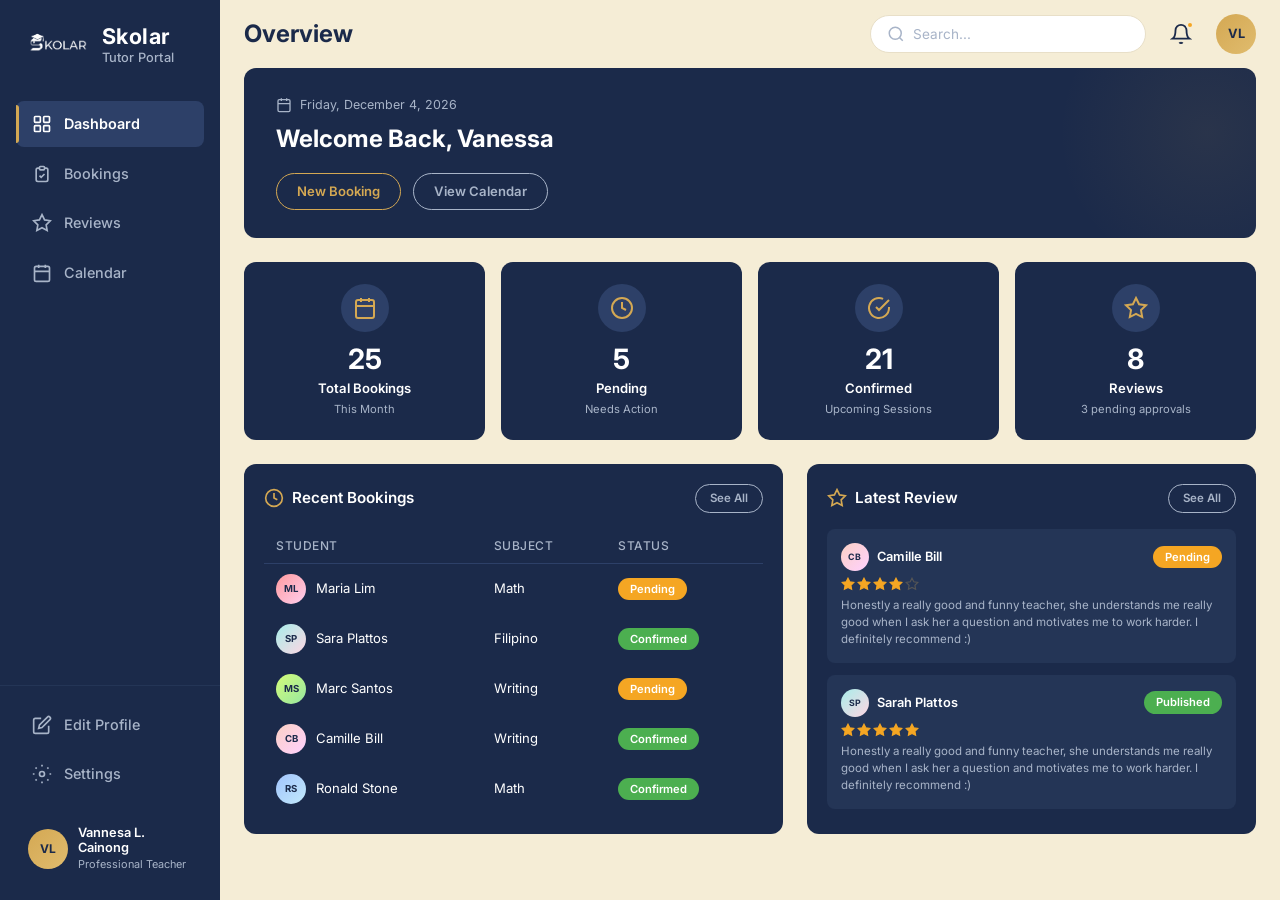
<file: Skolar/index.html>
<!DOCTYPE html>
<html lang="en">
<head>
  <meta charset="UTF-8">
  <meta name="viewport" content="width=device-width, initial-scale=1.0">
  <meta name="description" content="Skolar Tutor Dashboard — Manage your bookings, reviews, and schedule in one place.">
  <title>Dashboard — Skolar</title>
  <link rel="stylesheet" href="css/reset.css">
  <link rel="stylesheet" href="css/styles.css">
</head>
<body>

  <!-- ========== SIDEBAR ========== -->
  <aside class="sidebar" id="sidebar">
    <div class="sidebar-top">
      <div class="logo">
        <img src="Skolar_White.png" alt="Skolar Logo" class="logo-icon">
        <div class="logo-text-group">
          <span class="logo-title">Skolar</span>
          <span class="logo-subtitle">Tutor Portal</span>
        </div>
      </div>

      <nav class="nav-menu">
        <a href="index.html" class="nav-item active" data-page="dashboard">
          <svg class="nav-icon" viewBox="0 0 24 24" width="20" height="20" fill="none" stroke="currentColor" stroke-width="2">
            <rect x="3" y="3" width="7" height="7" rx="1"/><rect x="14" y="3" width="7" height="7" rx="1"/>
            <rect x="3" y="14" width="7" height="7" rx="1"/><rect x="14" y="14" width="7" height="7" rx="1"/>
          </svg>
          <span>Dashboard</span>
        </a>
        <a href="bookings.html" class="nav-item" data-page="bookings">
          <svg class="nav-icon" viewBox="0 0 24 24" width="20" height="20" fill="none" stroke="currentColor" stroke-width="2">
            <path d="M9 5H7a2 2 0 00-2 2v12a2 2 0 002 2h10a2 2 0 002-2V7a2 2 0 00-2-2h-2"/>
            <rect x="9" y="3" width="6" height="4" rx="1"/><path d="M9 14l2 2 4-4"/>
          </svg>
          <span>Bookings</span>
        </a>
        <a href="reviews.html" class="nav-item" data-page="reviews">
          <svg class="nav-icon" viewBox="0 0 24 24" width="20" height="20" fill="none" stroke="currentColor" stroke-width="2">
            <polygon points="12,2 15.09,8.26 22,9.27 17,14.14 18.18,21.02 12,17.77 5.82,21.02 7,14.14 2,9.27 8.91,8.26"/>
          </svg>
          <span>Reviews</span>
        </a>
        <a href="calendar.html" class="nav-item" data-page="calendar">
          <svg class="nav-icon" viewBox="0 0 24 24" width="20" height="20" fill="none" stroke="currentColor" stroke-width="2">
            <rect x="3" y="4" width="18" height="18" rx="2"/><path d="M16 2v4M8 2v4M3 10h18"/>
            <path d="M8 14h.01M12 14h.01M16 14h.01M8 18h.01M12 18h.01"/>
          </svg>
          <span>Calendar</span>
        </a>
      </nav>
    </div>

    <div class="sidebar-bottom">
      <a href="edit-profile.html" class="nav-item" data-page="edit-profile">
        <svg class="nav-icon" viewBox="0 0 24 24" width="20" height="20" fill="none" stroke="currentColor" stroke-width="2">
          <path d="M11 4H4a2 2 0 00-2 2v14a2 2 0 002 2h14a2 2 0 002-2v-7"/>
          <path d="M18.5 2.5a2.121 2.121 0 013 3L12 15l-4 1 1-4 9.5-9.5z"/>
        </svg>
        <span>Edit Profile</span>
      </a>
      <a href="settings.html" class="nav-item" data-page="settings">
        <svg class="nav-icon" viewBox="0 0 24 24" width="20" height="20" fill="none" stroke="currentColor" stroke-width="2">
          <circle cx="12" cy="12" r="3"/>
          <path d="M12 1v2M12 21v2M4.22 4.22l1.42 1.42M18.36 18.36l1.42 1.42M1 12h2M21 12h2M4.22 19.78l1.42-1.42M18.36 5.64l1.42-1.42"/>
        </svg>
        <span>Settings</span>
      </a>
      <div class="profile-card">
        <div class="profile-avatar-small">VL</div>
        <div class="profile-info">
          <span class="profile-name">Vannesa L. Cainong</span>
          <span class="profile-role">Professional Teacher</span>
        </div>
      </div>
    </div>
  </aside>

  <!-- Sidebar overlay for mobile -->
  <div class="sidebar-overlay" id="sidebarOverlay"></div>

  <!-- ========== MAIN WRAPPER ========== -->
  <div class="main-wrapper">

    <!-- ========== TOPBAR ========== -->
    <header class="topbar">
      <button class="hamburger" id="hamburger" aria-label="Toggle sidebar">
        <svg viewBox="0 0 24 24" width="24" height="24" fill="none" stroke="currentColor" stroke-width="2">
          <path d="M3 12h18M3 6h18M3 18h18"/>
        </svg>
      </button>
      <h1 class="page-title">Overview</h1>
      <div class="topbar-right">
        <div class="search-bar">
          <svg class="search-icon" viewBox="0 0 24 24" width="18" height="18" fill="none" stroke="currentColor" stroke-width="2">
            <circle cx="11" cy="11" r="8"/><path d="M21 21l-4.35-4.35"/>
          </svg>
          <input type="text" id="searchInput" placeholder="Search..." class="search-input">
        </div>
        <button class="notif-btn" id="notifBtn" aria-label="Notifications" style="position:relative;">
          <svg viewBox="0 0 24 24" width="22" height="22" fill="none" stroke="currentColor" stroke-width="2">
            <path d="M18 8A6 6 0 006 8c0 7-3 9-3 9h18s-3-2-3-9"/>
            <path d="M13.73 21a2 2 0 01-3.46 0"/>
          </svg>
          <span class="notif-dot"></span>
          <!-- Notification Dropdown -->
          <div class="notif-dropdown" id="notifDropdown">
            <div class="notif-dropdown-item">
              <div class="notif-dropdown-title">New Booking Request</div>
              <div>Maria Lim requested a Math session</div>
              <div class="notif-dropdown-time">2 minutes ago</div>
            </div>
            <div class="notif-dropdown-item">
              <div class="notif-dropdown-title">Review Published</div>
              <div>Sarah Plattos left a 5-star review</div>
              <div class="notif-dropdown-time">1 hour ago</div>
            </div>
          </div>
        </button>
        <a href="edit-profile.html" class="topbar-avatar" id="topbarAvatar">VL</a>
      </div>
    </header>

    <!-- ========== MAIN CONTENT ========== -->
    <main class="main-content">

      <!-- Welcome Card -->
      <div class="welcome-card" id="welcomeCard">
        <div class="welcome-date">
          <svg viewBox="0 0 24 24" width="16" height="16" fill="none" stroke="currentColor" stroke-width="2">
            <rect x="3" y="4" width="18" height="18" rx="2"/><path d="M16 2v4M8 2v4M3 10h18"/>
          </svg>
          <span id="currentDate"></span>
        </div>
        <h2 class="welcome-heading">Welcome Back, Vanessa</h2>
        <div class="welcome-actions">
          <button class="btn btn-outline-gold" id="newBookingBtn">New Booking</button>
          <a href="calendar.html" class="btn btn-outline-white">View Calendar</a>
        </div>
      </div>

      <!-- Stats Grid -->
      <div class="stats-grid">
        <div class="stat-card">
          <div class="stat-icon">
            <svg viewBox="0 0 24 24" width="24" height="24" fill="none" stroke="currentColor" stroke-width="2">
              <rect x="3" y="4" width="18" height="18" rx="2"/><path d="M16 2v4M8 2v4M3 10h18"/>
              <path d="M8 14h.01M12 14h.01M16 14h.01M8 18h.01M12 18h.01"/>
            </svg>
          </div>
          <div class="stat-number">25</div>
          <div class="stat-label">Total Bookings</div>
          <div class="stat-sublabel">This Month</div>
        </div>
        <div class="stat-card">
          <div class="stat-icon">
            <svg viewBox="0 0 24 24" width="24" height="24" fill="none" stroke="currentColor" stroke-width="2">
              <circle cx="12" cy="12" r="10"/><polyline points="12 6 12 12 16 14"/>
            </svg>
          </div>
          <div class="stat-number">5</div>
          <div class="stat-label">Pending</div>
          <div class="stat-sublabel">Needs Action</div>
        </div>
        <div class="stat-card">
          <div class="stat-icon">
            <svg viewBox="0 0 24 24" width="24" height="24" fill="none" stroke="currentColor" stroke-width="2">
              <path d="M22 11.08V12a10 10 0 11-5.93-9.14"/>
              <polyline points="22 4 12 14.01 9 11.01"/>
            </svg>
          </div>
          <div class="stat-number">21</div>
          <div class="stat-label">Confirmed</div>
          <div class="stat-sublabel">Upcoming Sessions</div>
        </div>
        <div class="stat-card">
          <div class="stat-icon">
            <svg viewBox="0 0 24 24" width="24" height="24" fill="none" stroke="currentColor" stroke-width="2">
              <polygon points="12,2 15.09,8.26 22,9.27 17,14.14 18.18,21.02 12,17.77 5.82,21.02 7,14.14 2,9.27 8.91,8.26"/>
            </svg>
          </div>
          <div class="stat-number">8</div>
          <div class="stat-label">Reviews</div>
          <div class="stat-sublabel">3 pending approvals</div>
        </div>
      </div>

      <!-- Panels Grid -->
      <div class="panels-grid">
        <!-- Recent Bookings -->
        <div class="panel" id="bookingsPanel">
          <div class="panel-header">
            <div class="panel-title">
              <svg viewBox="0 0 24 24" width="20" height="20" fill="none" stroke="currentColor" stroke-width="2">
                <circle cx="12" cy="12" r="10"/><polyline points="12 6 12 12 16 14"/>
              </svg>
              Recent Bookings
            </div>
            <a href="bookings.html" class="btn-see-all">See All</a>
          </div>
          <table class="bookings-table">
            <thead>
              <tr>
                <th>Student</th>
                <th>Subject</th>
                <th>Status</th>
              </tr>
            </thead>
            <tbody id="bookingsBody">
              <!-- Populated by JS -->
            </tbody>
          </table>
        </div>

        <!-- Latest Reviews -->
        <div class="panel" id="reviewsPanel">
          <div class="panel-header">
            <div class="panel-title">
              <svg viewBox="0 0 24 24" width="20" height="20" fill="none" stroke="currentColor" stroke-width="2">
                <polygon points="12,2 15.09,8.26 22,9.27 17,14.14 18.18,21.02 12,17.77 5.82,21.02 7,14.14 2,9.27 8.91,8.26"/>
              </svg>
              Latest Review
            </div>
            <a href="reviews.html" class="btn-see-all">See All</a>
          </div>
          <div id="reviewsContainer">
            <!-- Populated by JS -->
          </div>
        </div>
      </div>

    </main>
  </div>

  <!-- ========== NEW BOOKING MODAL ========== -->
  <div class="modal-overlay" id="modalOverlay">
    <div class="modal">
      <h2>New Booking</h2>
      <div class="modal-field">
        <label for="modalStudent">Student Name</label>
        <input type="text" id="modalStudent" placeholder="Enter student name">
      </div>
      <div class="modal-field">
        <label for="modalSubject">Subject</label>
        <select id="modalSubject">
          <option value="">Select a subject</option>
          <option value="Math">Math</option>
          <option value="Filipino">Filipino</option>
          <option value="Writing">Writing</option>
          <option value="Science">Science</option>
          <option value="English">English</option>
        </select>
      </div>
      <div class="modal-field">
        <label for="modalDate">Date</label>
        <input type="date" id="modalDate">
      </div>
      <div class="modal-actions">
        <button class="btn-primary" id="modalSubmit">Create Booking</button>
        <button class="btn-secondary" id="modalCancel">Cancel</button>
      </div>
    </div>
  </div>

  <script src="js/app.js"></script>
</body>
</html>
</file>
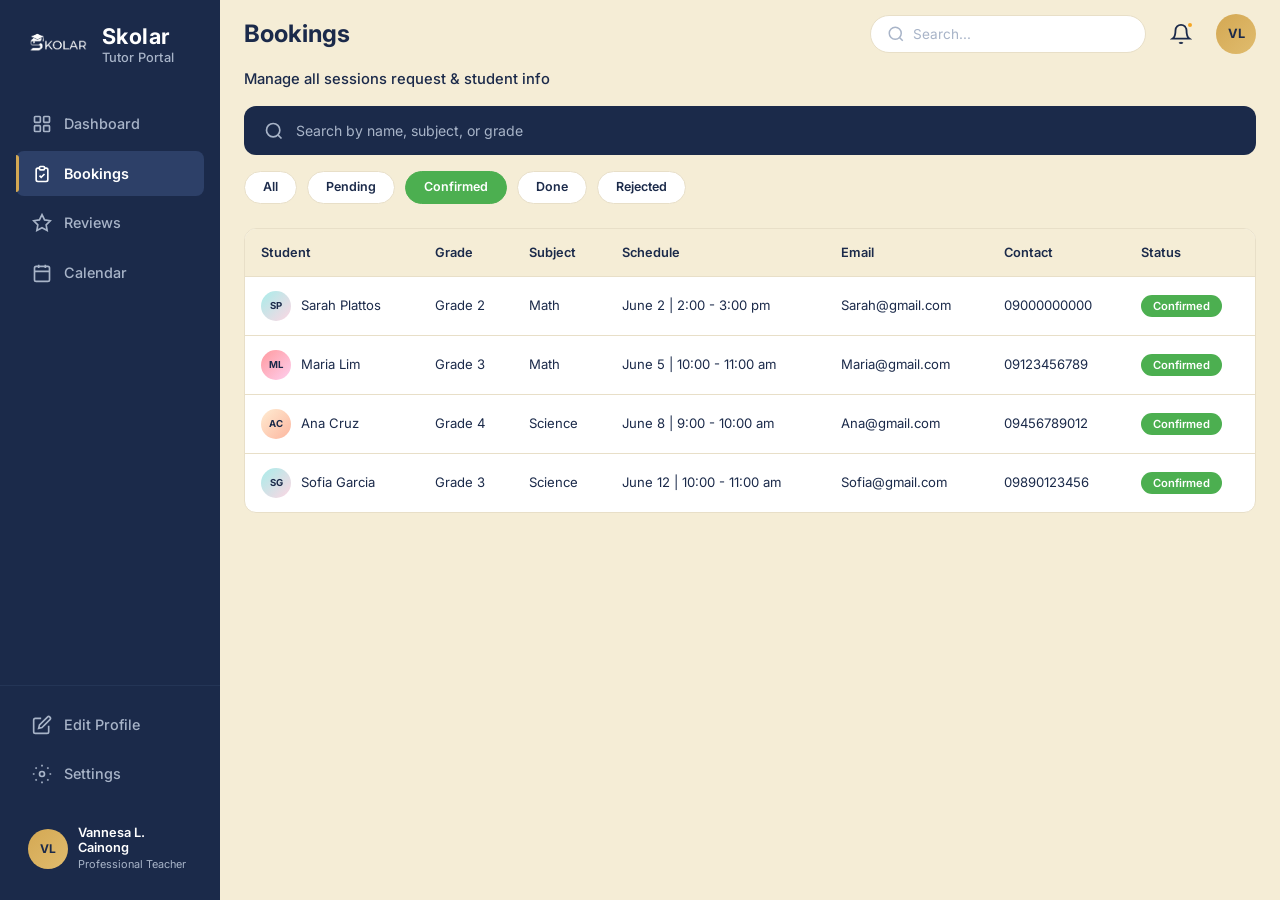
<file: Skolar/bookings.html>
<!DOCTYPE html>
<html lang="en">
<head>
  <meta charset="UTF-8">
  <meta name="viewport" content="width=device-width, initial-scale=1.0">
  <meta name="description" content="Skolar Bookings — Manage all tutoring session requests and student information.">
  <title>Bookings — Skolar</title>
  <link rel="stylesheet" href="css/reset.css">
  <link rel="stylesheet" href="css/styles.css">
</head>
<body>

  <!-- ========== SIDEBAR ========== -->
  <aside class="sidebar" id="sidebar">
    <div class="sidebar-top">
      <div class="logo">
        <img src="Skolar_White.png" alt="Skolar Logo" class="logo-icon">
        <div class="logo-text-group">
          <span class="logo-title">Skolar</span>
          <span class="logo-subtitle">Tutor Portal</span>
        </div>
      </div>

      <nav class="nav-menu">
        <a href="index.html" class="nav-item" data-page="dashboard">
          <svg class="nav-icon" viewBox="0 0 24 24" width="20" height="20" fill="none" stroke="currentColor" stroke-width="2">
            <rect x="3" y="3" width="7" height="7" rx="1"/><rect x="14" y="3" width="7" height="7" rx="1"/>
            <rect x="3" y="14" width="7" height="7" rx="1"/><rect x="14" y="14" width="7" height="7" rx="1"/>
          </svg>
          <span>Dashboard</span>
        </a>
        <a href="bookings.html" class="nav-item active" data-page="bookings">
          <svg class="nav-icon" viewBox="0 0 24 24" width="20" height="20" fill="none" stroke="currentColor" stroke-width="2">
            <path d="M9 5H7a2 2 0 00-2 2v12a2 2 0 002 2h10a2 2 0 002-2V7a2 2 0 00-2-2h-2"/>
            <rect x="9" y="3" width="6" height="4" rx="1"/><path d="M9 14l2 2 4-4"/>
          </svg>
          <span>Bookings</span>
        </a>
        <a href="reviews.html" class="nav-item" data-page="reviews">
          <svg class="nav-icon" viewBox="0 0 24 24" width="20" height="20" fill="none" stroke="currentColor" stroke-width="2">
            <polygon points="12,2 15.09,8.26 22,9.27 17,14.14 18.18,21.02 12,17.77 5.82,21.02 7,14.14 2,9.27 8.91,8.26"/>
          </svg>
          <span>Reviews</span>
        </a>
        <a href="calendar.html" class="nav-item" data-page="calendar">
          <svg class="nav-icon" viewBox="0 0 24 24" width="20" height="20" fill="none" stroke="currentColor" stroke-width="2">
            <rect x="3" y="4" width="18" height="18" rx="2"/><path d="M16 2v4M8 2v4M3 10h18"/>
            <path d="M8 14h.01M12 14h.01M16 14h.01M8 18h.01M12 18h.01"/>
          </svg>
          <span>Calendar</span>
        </a>
      </nav>
    </div>

    <div class="sidebar-bottom">
      <a href="edit-profile.html" class="nav-item" data-page="edit-profile">
        <svg class="nav-icon" viewBox="0 0 24 24" width="20" height="20" fill="none" stroke="currentColor" stroke-width="2">
          <path d="M11 4H4a2 2 0 00-2 2v14a2 2 0 002 2h14a2 2 0 002-2v-7"/>
          <path d="M18.5 2.5a2.121 2.121 0 013 3L12 15l-4 1 1-4 9.5-9.5z"/>
        </svg>
        <span>Edit Profile</span>
      </a>
      <a href="settings.html" class="nav-item" data-page="settings">
        <svg class="nav-icon" viewBox="0 0 24 24" width="20" height="20" fill="none" stroke="currentColor" stroke-width="2">
          <circle cx="12" cy="12" r="3"/>
          <path d="M12 1v2M12 21v2M4.22 4.22l1.42 1.42M18.36 18.36l1.42 1.42M1 12h2M21 12h2M4.22 19.78l1.42-1.42M18.36 5.64l1.42-1.42"/>
        </svg>
        <span>Settings</span>
      </a>
      <div class="profile-card">
        <div class="profile-avatar-small">VL</div>
        <div class="profile-info">
          <span class="profile-name">Vannesa L. Cainong</span>
          <span class="profile-role">Professional Teacher</span>
        </div>
      </div>
    </div>
  </aside>

  <!-- Sidebar overlay for mobile -->
  <div class="sidebar-overlay" id="sidebarOverlay"></div>

  <!-- ========== MAIN WRAPPER ========== -->
  <div class="main-wrapper">

    <!-- ========== TOPBAR ========== -->
    <header class="topbar">
      <button class="hamburger" id="hamburger" aria-label="Toggle sidebar">
        <svg viewBox="0 0 24 24" width="24" height="24" fill="none" stroke="currentColor" stroke-width="2">
          <path d="M3 12h18M3 6h18M3 18h18"/>
        </svg>
      </button>
      <h1 class="page-title">Bookings</h1>
      <div class="topbar-right">
        <div class="search-bar">
          <svg class="search-icon" viewBox="0 0 24 24" width="18" height="18" fill="none" stroke="currentColor" stroke-width="2">
            <circle cx="11" cy="11" r="8"/><path d="M21 21l-4.35-4.35"/>
          </svg>
          <input type="text" id="searchInput" placeholder="Search..." class="search-input">
        </div>
        <button class="notif-btn" id="notifBtn" aria-label="Notifications" style="position:relative;">
          <svg viewBox="0 0 24 24" width="22" height="22" fill="none" stroke="currentColor" stroke-width="2">
            <path d="M18 8A6 6 0 006 8c0 7-3 9-3 9h18s-3-2-3-9"/>
            <path d="M13.73 21a2 2 0 01-3.46 0"/>
          </svg>
          <span class="notif-dot"></span>
          <!-- Notification Dropdown -->
          <div class="notif-dropdown" id="notifDropdown">
            <div class="notif-dropdown-item">
              <div class="notif-dropdown-title">New Booking Request</div>
              <div>Maria Lim requested a Math session</div>
              <div class="notif-dropdown-time">2 minutes ago</div>
            </div>
            <div class="notif-dropdown-item">
              <div class="notif-dropdown-title">Review Published</div>
              <div>Sarah Plattos left a 5-star review</div>
              <div class="notif-dropdown-time">1 hour ago</div>
            </div>
          </div>
        </button>
        <a href="edit-profile.html" class="topbar-avatar">VL</a>
      </div>
    </header>

    <!-- ========== MAIN CONTENT ========== -->
    <main class="main-content">

      <!-- Subtitle -->
      <p class="bk-subtitle">Manage all sessions request &amp; student info</p>

      <!-- Search Bar -->
      <div class="bk-search-bar">
        <svg viewBox="0 0 24 24" width="20" height="20" fill="none" stroke="currentColor" stroke-width="2">
          <circle cx="11" cy="11" r="8"/><path d="M21 21l-4.35-4.35"/>
        </svg>
        <input type="text" id="bookingsSearch" class="bk-search-input" placeholder="Search by name, subject, or grade">
      </div>

      <!-- Filter Buttons -->
      <div class="bk-filter-row">
        <button class="filter-btn" data-filter="all">All</button>
        <button class="filter-btn" data-filter="pending">Pending</button>
        <button class="filter-btn active" data-filter="confirmed">Confirmed</button>
        <button class="filter-btn" data-filter="done">Done</button>
        <button class="filter-btn" data-filter="rejected">Rejected</button>
      </div>

      <!-- Bookings Table -->
      <div class="bk-table-card">
        <div class="bk-table-scroll">
          <table class="bk-full-table">
            <thead>
              <tr>
                <th>Student</th>
                <th>Grade</th>
                <th>Subject</th>
                <th>Schedule</th>
                <th>Email</th>
                <th>Contact</th>
                <th>Status</th>
              </tr>
            </thead>
            <tbody id="bookingsTableBody">
              <!-- Populated by bookings.js -->
            </tbody>
          </table>
        </div>
      </div>

    </main>
  </div>

  <script src="js/bookings.js"></script>
</body>
</html>
</file>
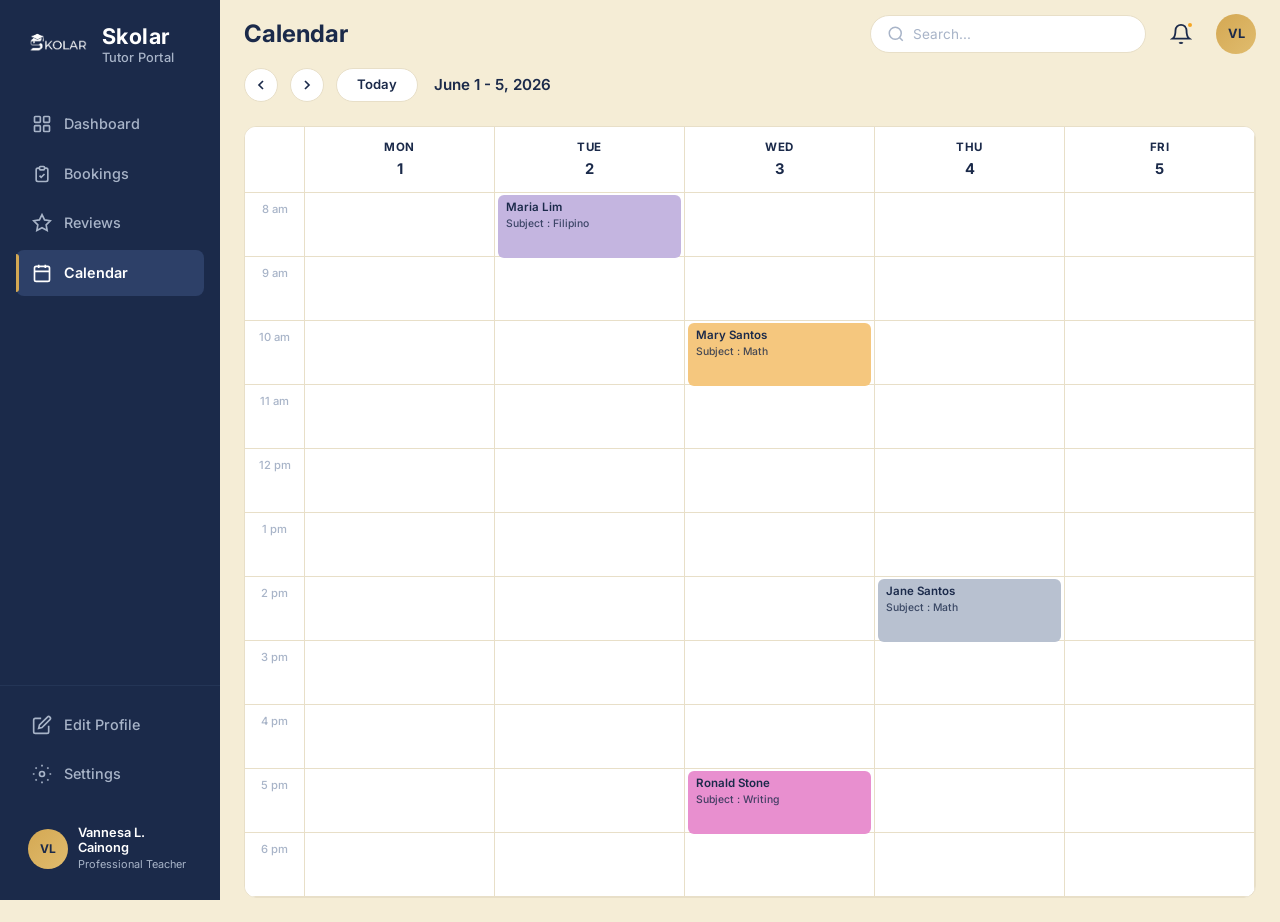
<file: Skolar/calendar.html>
<!DOCTYPE html>
<html lang="en">
<head>
  <meta charset="UTF-8">
  <meta name="viewport" content="width=device-width, initial-scale=1.0">
  <meta name="description" content="Skolar Calendar — View and manage your weekly tutoring schedule.">
  <title>Calendar — Skolar</title>
  <link rel="stylesheet" href="css/reset.css">
  <link rel="stylesheet" href="css/styles.css">
</head>
<body>

  <!-- ========== SIDEBAR ========== -->
  <aside class="sidebar" id="sidebar">
    <div class="sidebar-top">
      <div class="logo">
        <img src="Skolar_White.png" alt="Skolar Logo" class="logo-icon">
        <div class="logo-text-group">
          <span class="logo-title">Skolar</span>
          <span class="logo-subtitle">Tutor Portal</span>
        </div>
      </div>

      <nav class="nav-menu">
        <a href="index.html" class="nav-item" data-page="dashboard">
          <svg class="nav-icon" viewBox="0 0 24 24" width="20" height="20" fill="none" stroke="currentColor" stroke-width="2">
            <rect x="3" y="3" width="7" height="7" rx="1"/><rect x="14" y="3" width="7" height="7" rx="1"/>
            <rect x="3" y="14" width="7" height="7" rx="1"/><rect x="14" y="14" width="7" height="7" rx="1"/>
          </svg>
          <span>Dashboard</span>
        </a>
        <a href="bookings.html" class="nav-item" data-page="bookings">
          <svg class="nav-icon" viewBox="0 0 24 24" width="20" height="20" fill="none" stroke="currentColor" stroke-width="2">
            <path d="M9 5H7a2 2 0 00-2 2v12a2 2 0 002 2h10a2 2 0 002-2V7a2 2 0 00-2-2h-2"/>
            <rect x="9" y="3" width="6" height="4" rx="1"/><path d="M9 14l2 2 4-4"/>
          </svg>
          <span>Bookings</span>
        </a>
        <a href="reviews.html" class="nav-item" data-page="reviews">
          <svg class="nav-icon" viewBox="0 0 24 24" width="20" height="20" fill="none" stroke="currentColor" stroke-width="2">
            <polygon points="12,2 15.09,8.26 22,9.27 17,14.14 18.18,21.02 12,17.77 5.82,21.02 7,14.14 2,9.27 8.91,8.26"/>
          </svg>
          <span>Reviews</span>
        </a>
        <a href="calendar.html" class="nav-item active" data-page="calendar">
          <svg class="nav-icon" viewBox="0 0 24 24" width="20" height="20" fill="none" stroke="currentColor" stroke-width="2">
            <rect x="3" y="4" width="18" height="18" rx="2"/><path d="M16 2v4M8 2v4M3 10h18"/>
            <path d="M8 14h.01M12 14h.01M16 14h.01M8 18h.01M12 18h.01"/>
          </svg>
          <span>Calendar</span>
        </a>
      </nav>
    </div>

    <div class="sidebar-bottom">
      <a href="edit-profile.html" class="nav-item" data-page="edit-profile">
        <svg class="nav-icon" viewBox="0 0 24 24" width="20" height="20" fill="none" stroke="currentColor" stroke-width="2">
          <path d="M11 4H4a2 2 0 00-2 2v14a2 2 0 002 2h14a2 2 0 002-2v-7"/>
          <path d="M18.5 2.5a2.121 2.121 0 013 3L12 15l-4 1 1-4 9.5-9.5z"/>
        </svg>
        <span>Edit Profile</span>
      </a>
      <a href="settings.html" class="nav-item" data-page="settings">
        <svg class="nav-icon" viewBox="0 0 24 24" width="20" height="20" fill="none" stroke="currentColor" stroke-width="2">
          <circle cx="12" cy="12" r="3"/>
          <path d="M12 1v2M12 21v2M4.22 4.22l1.42 1.42M18.36 18.36l1.42 1.42M1 12h2M21 12h2M4.22 19.78l1.42-1.42M18.36 5.64l1.42-1.42"/>
        </svg>
        <span>Settings</span>
      </a>
      <div class="profile-card">
        <div class="profile-avatar-small">VL</div>
        <div class="profile-info">
          <span class="profile-name">Vannesa L. Cainong</span>
          <span class="profile-role">Professional Teacher</span>
        </div>
      </div>
    </div>
  </aside>

  <!-- Sidebar overlay for mobile -->
  <div class="sidebar-overlay" id="sidebarOverlay"></div>

  <!-- ========== MAIN WRAPPER ========== -->
  <div class="main-wrapper">

    <!-- ========== TOPBAR ========== -->
    <header class="topbar">
      <button class="hamburger" id="hamburger" aria-label="Toggle sidebar">
        <svg viewBox="0 0 24 24" width="24" height="24" fill="none" stroke="currentColor" stroke-width="2">
          <path d="M3 12h18M3 6h18M3 18h18"/>
        </svg>
      </button>
      <h1 class="page-title">Calendar</h1>
      <div class="topbar-right">
        <div class="search-bar">
          <svg class="search-icon" viewBox="0 0 24 24" width="18" height="18" fill="none" stroke="currentColor" stroke-width="2">
            <circle cx="11" cy="11" r="8"/><path d="M21 21l-4.35-4.35"/>
          </svg>
          <input type="text" id="searchInput" placeholder="Search..." class="search-input">
        </div>
        <button class="notif-btn" id="notifBtn" aria-label="Notifications" style="position:relative;">
          <svg viewBox="0 0 24 24" width="22" height="22" fill="none" stroke="currentColor" stroke-width="2">
            <path d="M18 8A6 6 0 006 8c0 7-3 9-3 9h18s-3-2-3-9"/>
            <path d="M13.73 21a2 2 0 01-3.46 0"/>
          </svg>
          <span class="notif-dot"></span>
          <!-- Notification Dropdown -->
          <div class="notif-dropdown" id="notifDropdown">
            <div class="notif-dropdown-item">
              <div class="notif-dropdown-title">New Booking Request</div>
              <div>Maria Lim requested a Math session</div>
              <div class="notif-dropdown-time">2 minutes ago</div>
            </div>
            <div class="notif-dropdown-item">
              <div class="notif-dropdown-title">Review Published</div>
              <div>Sarah Plattos left a 5-star review</div>
              <div class="notif-dropdown-time">1 hour ago</div>
            </div>
          </div>
        </button>
        <a href="edit-profile.html" class="topbar-avatar">VL</a>
      </div>
    </header>

    <!-- ========== MAIN CONTENT ========== -->
    <main class="main-content">

      <!-- Calendar Navigation -->
      <div class="cal-nav">
        <button class="cal-nav-btn" id="calPrev" aria-label="Previous week">
          <svg viewBox="0 0 24 24" fill="none" stroke="currentColor" stroke-width="2.5">
            <polyline points="15 18 9 12 15 6"/>
          </svg>
        </button>
        <button class="cal-nav-btn" id="calNext" aria-label="Next week">
          <svg viewBox="0 0 24 24" fill="none" stroke="currentColor" stroke-width="2.5">
            <polyline points="9 18 15 12 9 6"/>
          </svg>
        </button>
        <button class="cal-today-btn" id="calToday">Today</button>
        <span class="cal-date-range" id="calDateRange">June 1 - 5, 2026</span>
      </div>

      <!-- Calendar Grid -->
      <div class="cal-grid-wrapper">
        <div class="cal-grid-scroll">
          <div class="cal-grid" id="calGrid">
            <!-- Populated by calendar.js -->
          </div>
        </div>
      </div>

    </main>
  </div>

  <script src="js/calendar.js"></script>
</body>
</html>
</file>
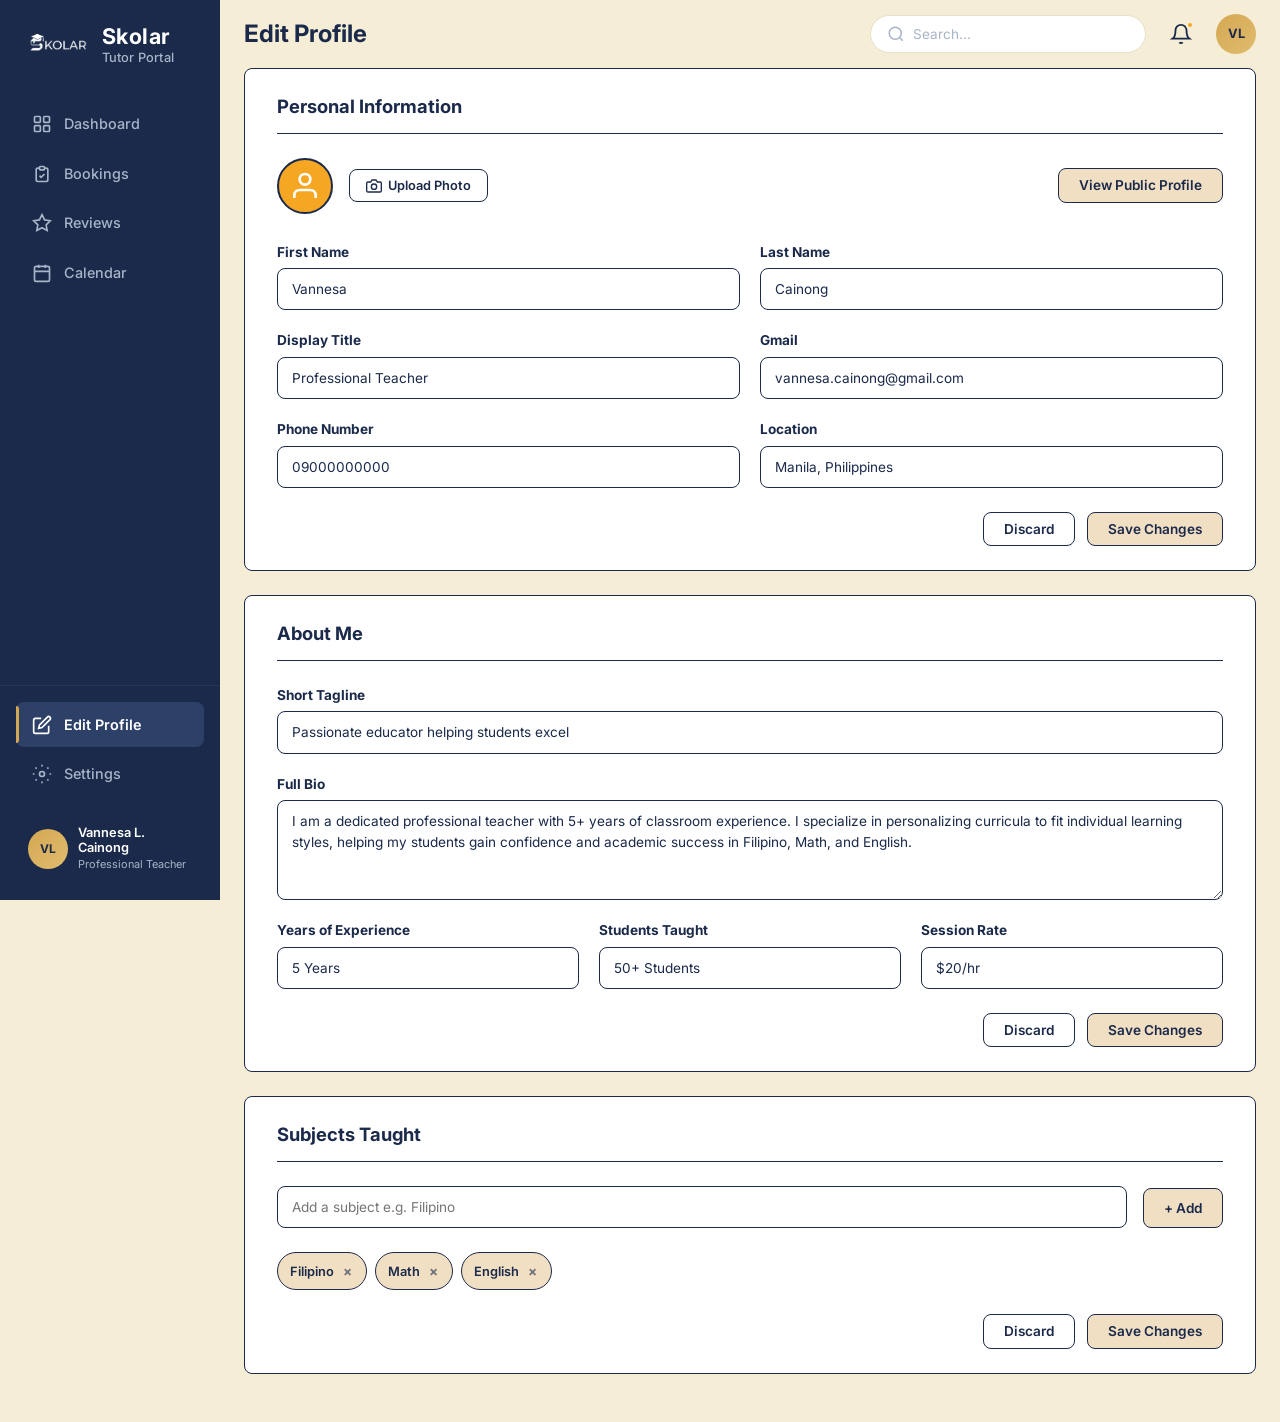
<file: Skolar/edit-profile.html>
<!DOCTYPE html>
<html lang="en">
<head>
  <meta charset="UTF-8">
  <meta name="viewport" content="width=device-width, initial-scale=1.0">
  <meta name="description" content="Skolar Edit Profile — Update your personal information, bio, and profile photo.">
  <title>Edit Profile — Skolar</title>
  <link rel="stylesheet" href="css/reset.css">
  <link rel="stylesheet" href="css/styles.css">
</head>
<body>

  <!-- ========== SIDEBAR ========== -->
  <aside class="sidebar" id="sidebar">
    <div class="sidebar-top">
      <div class="logo">
        <img src="Skolar_White.png" alt="Skolar Logo" class="logo-icon">
        <div class="logo-text-group">
          <span class="logo-title">Skolar</span>
          <span class="logo-subtitle">Tutor Portal</span>
        </div>
      </div>

      <nav class="nav-menu">
        <a href="index.html" class="nav-item" data-page="dashboard">
          <svg class="nav-icon" viewBox="0 0 24 24" width="20" height="20" fill="none" stroke="currentColor" stroke-width="2">
            <rect x="3" y="3" width="7" height="7" rx="1"/><rect x="14" y="3" width="7" height="7" rx="1"/>
            <rect x="3" y="14" width="7" height="7" rx="1"/><rect x="14" y="14" width="7" height="7" rx="1"/>
          </svg>
          <span>Dashboard</span>
        </a>
        <a href="bookings.html" class="nav-item" data-page="bookings">
          <svg class="nav-icon" viewBox="0 0 24 24" width="20" height="20" fill="none" stroke="currentColor" stroke-width="2">
            <path d="M9 5H7a2 2 0 00-2 2v12a2 2 0 002 2h10a2 2 0 002-2V7a2 2 0 00-2-2h-2"/>
            <rect x="9" y="3" width="6" height="4" rx="1"/><path d="M9 14l2 2 4-4"/>
          </svg>
          <span>Bookings</span>
        </a>
        <a href="reviews.html" class="nav-item" data-page="reviews">
          <svg class="nav-icon" viewBox="0 0 24 24" width="20" height="20" fill="none" stroke="currentColor" stroke-width="2">
            <polygon points="12,2 15.09,8.26 22,9.27 17,14.14 18.18,21.02 12,17.77 5.82,21.02 7,14.14 2,9.27 8.91,8.26"/>
          </svg>
          <span>Reviews</span>
        </a>
        <a href="calendar.html" class="nav-item" data-page="calendar">
          <svg class="nav-icon" viewBox="0 0 24 24" width="20" height="20" fill="none" stroke="currentColor" stroke-width="2">
            <rect x="3" y="4" width="18" height="18" rx="2"/><path d="M16 2v4M8 2v4M3 10h18"/>
            <path d="M8 14h.01M12 14h.01M16 14h.01M8 18h.01M12 18h.01"/>
          </svg>
          <span>Calendar</span>
        </a>
      </nav>
    </div>

    <div class="sidebar-bottom">
      <a href="edit-profile.html" class="nav-item active" data-page="edit-profile">
        <svg class="nav-icon" viewBox="0 0 24 24" width="20" height="20" fill="none" stroke="currentColor" stroke-width="2">
          <path d="M11 4H4a2 2 0 00-2 2v14a2 2 0 002 2h14a2 2 0 002-2v-7"/>
          <path d="M18.5 2.5a2.121 2.121 0 013 3L12 15l-4 1 1-4 9.5-9.5z"/>
        </svg>
        <span>Edit Profile</span>
      </a>
      <a href="settings.html" class="nav-item" data-page="settings">
        <svg class="nav-icon" viewBox="0 0 24 24" width="20" height="20" fill="none" stroke="currentColor" stroke-width="2">
          <circle cx="12" cy="12" r="3"/>
          <path d="M12 1v2M12 21v2M4.22 4.22l1.42 1.42M18.36 18.36l1.42 1.42M1 12h2M21 12h2M4.22 19.78l1.42-1.42M18.36 5.64l1.42-1.42"/>
        </svg>
        <span>Settings</span>
      </a>
      <div class="profile-card">
        <div class="profile-avatar-small">VL</div>
        <div class="profile-info">
          <span class="profile-name">Vannesa L. Cainong</span>
          <span class="profile-role">Professional Teacher</span>
        </div>
      </div>
    </div>
  </aside>

  <!-- Sidebar overlay for mobile -->
  <div class="sidebar-overlay" id="sidebarOverlay"></div>

  <!-- ========== MAIN WRAPPER ========== -->
  <div class="main-wrapper">

    <!-- ========== TOPBAR ========== -->
    <header class="topbar">
      <button class="hamburger" id="hamburger" aria-label="Toggle sidebar">
        <svg viewBox="0 0 24 24" width="24" height="24" fill="none" stroke="currentColor" stroke-width="2">
          <path d="M3 12h18M3 6h18M3 18h18"/>
        </svg>
      </button>
      <h1 class="page-title">Edit Profile</h1>
      <div class="topbar-right">
        <div class="search-bar">
          <svg class="search-icon" viewBox="0 0 24 24" width="18" height="18" fill="none" stroke="currentColor" stroke-width="2">
            <circle cx="11" cy="11" r="8"/><path d="M21 21l-4.35-4.35"/>
          </svg>
          <input type="text" id="searchInput" placeholder="Search..." class="search-input">
        </div>
        <button class="notif-btn" id="notifBtn" aria-label="Notifications" style="position:relative;">
          <svg viewBox="0 0 24 24" width="22" height="22" fill="none" stroke="currentColor" stroke-width="2">
            <path d="M18 8A6 6 0 006 8c0 7-3 9-3 9h18s-3-2-3-9"/>
            <path d="M13.73 21a2 2 0 01-3.46 0"/>
          </svg>
          <span class="notif-dot"></span>
          <div class="notif-dropdown" id="notifDropdown">
            <div class="notif-dropdown-item">
              <div class="notif-dropdown-title">New Booking Request</div>
              <div>Maria Lim requested a Math session</div>
              <div class="notif-dropdown-time">2 minutes ago</div>
            </div>
            <div class="notif-dropdown-item">
              <div class="notif-dropdown-title">Review Published</div>
              <div>Sarah Plattos left a 5-star review</div>
              <div class="notif-dropdown-time">1 hour ago</div>
            </div>
          </div>
        </button>
        <a href="edit-profile.html" class="topbar-avatar">VL</a>
      </div>
    </header>

    <!-- ========== MAIN CONTENT ========== -->
    <main class="main-content">

      <!-- Card 1: Personal Information -->
      <div class="ep-card">
        <h2 class="ep-card-title">Personal Information</h2>

        <!-- Avatar Row -->
        <div class="ep-avatar-row">
          <div class="ep-avatar" id="epAvatar">
            <svg viewBox="0 0 24 24" fill="none" stroke="currentColor" stroke-width="2">
              <path d="M20 21v-2a4 4 0 0 0-4-4H8a4 4 0 0 0-4 4v2"></path>
              <circle cx="12" cy="7" r="4"></circle>
            </svg>
          </div>
          <button class="ep-upload-btn" id="epUploadBtn">
            <svg viewBox="0 0 24 24" fill="none" stroke="currentColor" stroke-width="2">
              <path d="M23 19a2 2 0 01-2 2H3a2 2 0 01-2-2V8a2 2 0 012-2h4l2-3h6l2 3h4a2 2 0 012 2z"/>
              <circle cx="12" cy="13" r="4"/>
            </svg>
            Upload Photo
          </button>
          <input type="file" id="epFileInput" class="ep-file-input" accept="image/*">
          <button class="ep-btn-tan ep-view-btn" id="epViewProfile">View Public Profile</button>
        </div>

        <!-- Form Fields -->
        <div class="ep-form-grid">
          <div class="ep-field">
            <label for="epFirstName">First Name</label>
            <input type="text" id="epFirstName" placeholder="Enter first name">
          </div>
          <div class="ep-field">
            <label for="epLastName">Last Name</label>
            <input type="text" id="epLastName" placeholder="Enter last name">
          </div>
          <div class="ep-field">
            <label for="epDisplayTitle">Display Title</label>
            <input type="text" id="epDisplayTitle" placeholder="e.g. Professional Teacher">
          </div>
          <div class="ep-field">
            <label for="epGmail">Gmail</label>
            <input type="email" id="epGmail" placeholder="Enter email address">
          </div>
          <div class="ep-field">
            <label for="epPhone">Phone Number</label>
            <input type="tel" id="epPhone" placeholder="Enter phone number">
          </div>
          <div class="ep-field">
            <label for="epLocation">Location</label>
            <input type="text" id="epLocation" placeholder="Enter location">
          </div>
        </div>

        <!-- Actions -->
        <div class="ep-actions">
          <button class="ep-btn-discard" id="epPersonalDiscard">Discard</button>
          <button class="ep-btn-tan" id="epPersonalSave">Save Changes</button>
        </div>
      </div>

      <!-- Card 2: About Me -->
      <div class="ep-card">
        <h2 class="ep-card-title">About Me</h2>

        <div class="ep-form-grid">
          <div class="ep-field full-width">
            <label for="epTagline">Short Tagline</label>
            <input type="text" id="epTagline" placeholder="A brief description about yourself">
          </div>
          <div class="ep-field full-width">
            <label for="epBio">Full Bio</label>
            <textarea id="epBio" placeholder="Write a detailed bio about yourself, your teaching experience, and specializations..."></textarea>
          </div>
          <div class="ep-stats-row">
            <div class="ep-field">
              <label for="epYearsExp">Years of Experience</label>
              <input type="text" id="epYearsExp" placeholder="e.g. 5 Years">
            </div>
            <div class="ep-field">
              <label for="epStudentsTaught">Students Taught</label>
              <input type="text" id="epStudentsTaught" placeholder="e.g. 50+ Students">
            </div>
            <div class="ep-field">
              <label for="epSessionRate">Session Rate</label>
              <input type="text" id="epSessionRate" placeholder="e.g. $20/hr">
            </div>
          </div>
        </div>

        <!-- Actions -->
        <div class="ep-actions">
          <button class="ep-btn-discard" id="epAboutDiscard">Discard</button>
          <button class="ep-btn-tan" id="epAboutSave">Save Changes</button>
        </div>
      </div>

      <!-- Card 3: Subjects Taught -->
      <div class="ep-card">
        <h2 class="ep-card-title">Subjects Taught</h2>
        
        <div class="ep-add-row">
          <div class="ep-field">
            <input type="text" id="epSubjectInput" placeholder="Add a subject e.g. Filipino">
          </div>
          <button class="ep-btn-tan" id="epAddSubject">+ Add</button>
        </div>

        <div class="ep-subjects-list" id="epSubjectsList">
          <!-- Dynamic subject pills will be added here -->
        </div>

        <!-- Actions -->
        <div class="ep-actions">
          <button class="ep-btn-discard" id="epSubjectsDiscard">Discard</button>
          <button class="ep-btn-tan" id="epSubjectsSave">Save Changes</button>
        </div>
      </div>

    </main>
  </div>

  <!-- Toast Notification -->
  <div class="ep-toast" id="epToast"></div>

  <script src="js/edit-profile.js"></script>
</body>
</html>
</file>
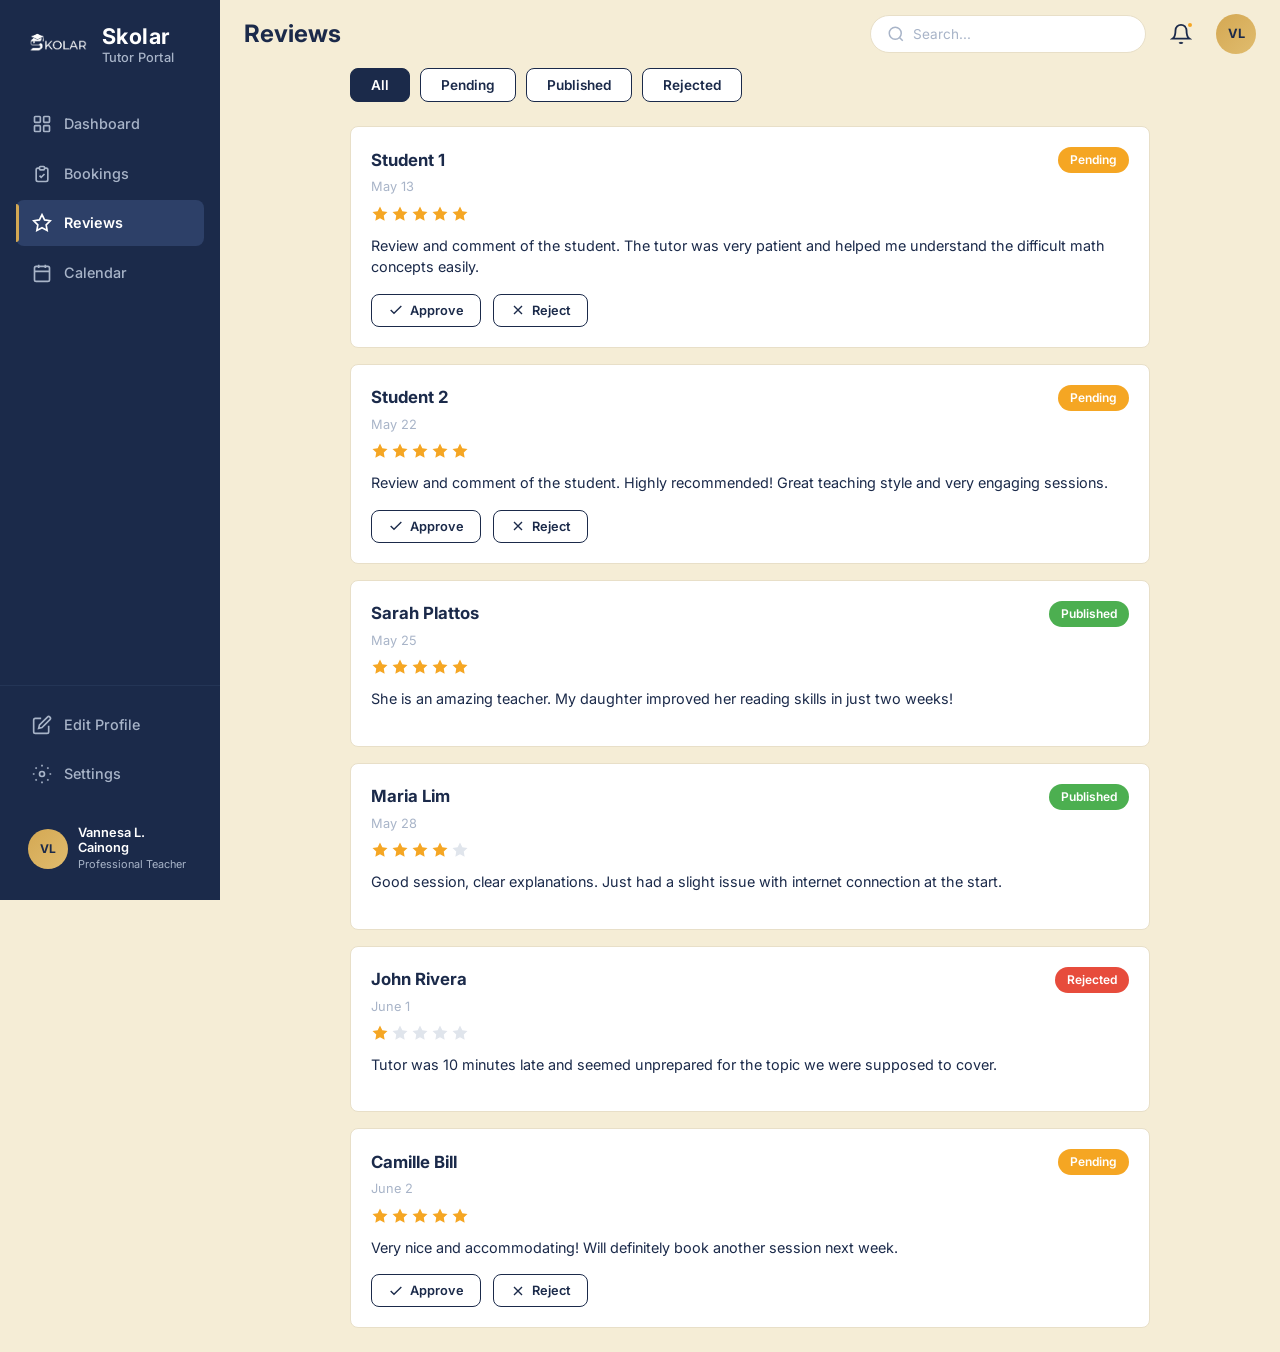
<file: Skolar/reviews.html>
<!DOCTYPE html>
<html lang="en">
<head>
  <meta charset="UTF-8">
  <meta name="viewport" content="width=device-width, initial-scale=1.0">
  <meta name="description" content="Skolar Reviews — Manage and moderate student reviews.">
  <title>Reviews — Skolar</title>
  <link rel="stylesheet" href="css/reset.css">
  <link rel="stylesheet" href="css/styles.css">
</head>
<body>

  <!-- ========== SIDEBAR ========== -->
  <aside class="sidebar" id="sidebar">
    <div class="sidebar-top">
      <div class="logo">
        <img src="Skolar_White.png" alt="Skolar Logo" class="logo-icon">
        <div class="logo-text-group">
          <span class="logo-title">Skolar</span>
          <span class="logo-subtitle">Tutor Portal</span>
        </div>
      </div>

      <nav class="nav-menu">
        <a href="index.html" class="nav-item" data-page="dashboard">
          <svg class="nav-icon" viewBox="0 0 24 24" width="20" height="20" fill="none" stroke="currentColor" stroke-width="2">
            <rect x="3" y="3" width="7" height="7" rx="1"/><rect x="14" y="3" width="7" height="7" rx="1"/>
            <rect x="3" y="14" width="7" height="7" rx="1"/><rect x="14" y="14" width="7" height="7" rx="1"/>
          </svg>
          <span>Dashboard</span>
        </a>
        <a href="bookings.html" class="nav-item" data-page="bookings">
          <svg class="nav-icon" viewBox="0 0 24 24" width="20" height="20" fill="none" stroke="currentColor" stroke-width="2">
            <path d="M9 5H7a2 2 0 00-2 2v12a2 2 0 002 2h10a2 2 0 002-2V7a2 2 0 00-2-2h-2"/>
            <rect x="9" y="3" width="6" height="4" rx="1"/><path d="M9 14l2 2 4-4"/>
          </svg>
          <span>Bookings</span>
        </a>
        <a href="reviews.html" class="nav-item active" data-page="reviews">
          <svg class="nav-icon" viewBox="0 0 24 24" width="20" height="20" fill="none" stroke="currentColor" stroke-width="2">
            <polygon points="12,2 15.09,8.26 22,9.27 17,14.14 18.18,21.02 12,17.77 5.82,21.02 7,14.14 2,9.27 8.91,8.26"/>
          </svg>
          <span>Reviews</span>
        </a>
        <a href="calendar.html" class="nav-item" data-page="calendar">
          <svg class="nav-icon" viewBox="0 0 24 24" width="20" height="20" fill="none" stroke="currentColor" stroke-width="2">
            <rect x="3" y="4" width="18" height="18" rx="2"/><path d="M16 2v4M8 2v4M3 10h18"/>
            <path d="M8 14h.01M12 14h.01M16 14h.01M8 18h.01M12 18h.01"/>
          </svg>
          <span>Calendar</span>
        </a>
      </nav>
    </div>

    <div class="sidebar-bottom">
      <a href="edit-profile.html" class="nav-item" data-page="edit-profile">
        <svg class="nav-icon" viewBox="0 0 24 24" width="20" height="20" fill="none" stroke="currentColor" stroke-width="2">
          <path d="M11 4H4a2 2 0 00-2 2v14a2 2 0 002 2h14a2 2 0 002-2v-7"/>
          <path d="M18.5 2.5a2.121 2.121 0 013 3L12 15l-4 1 1-4 9.5-9.5z"/>
        </svg>
        <span>Edit Profile</span>
      </a>
      <a href="settings.html" class="nav-item" data-page="settings">
        <svg class="nav-icon" viewBox="0 0 24 24" width="20" height="20" fill="none" stroke="currentColor" stroke-width="2">
          <circle cx="12" cy="12" r="3"/>
          <path d="M12 1v2M12 21v2M4.22 4.22l1.42 1.42M18.36 18.36l1.42 1.42M1 12h2M21 12h2M4.22 19.78l1.42-1.42M18.36 5.64l1.42-1.42"/>
        </svg>
        <span>Settings</span>
      </a>
      <div class="profile-card">
        <div class="profile-avatar-small">VL</div>
        <div class="profile-info">
          <span class="profile-name">Vannesa L. Cainong</span>
          <span class="profile-role">Professional Teacher</span>
        </div>
      </div>
    </div>
  </aside>

  <!-- Sidebar overlay for mobile -->
  <div class="sidebar-overlay" id="sidebarOverlay"></div>

  <!-- ========== MAIN WRAPPER ========== -->
  <div class="main-wrapper">

    <!-- ========== TOPBAR ========== -->
    <header class="topbar">
      <button class="hamburger" id="hamburger" aria-label="Toggle sidebar">
        <svg viewBox="0 0 24 24" width="24" height="24" fill="none" stroke="currentColor" stroke-width="2">
          <path d="M3 12h18M3 6h18M3 18h18"/>
        </svg>
      </button>
      <h1 class="page-title">Reviews</h1>
      <div class="topbar-right">
        <div class="search-bar">
          <svg class="search-icon" viewBox="0 0 24 24" width="18" height="18" fill="none" stroke="currentColor" stroke-width="2">
            <circle cx="11" cy="11" r="8"/><path d="M21 21l-4.35-4.35"/>
          </svg>
          <input type="text" id="searchInput" placeholder="Search..." class="search-input">
        </div>
        <button class="notif-btn" id="notifBtn" aria-label="Notifications" style="position:relative;">
          <svg viewBox="0 0 24 24" width="22" height="22" fill="none" stroke="currentColor" stroke-width="2">
            <path d="M18 8A6 6 0 006 8c0 7-3 9-3 9h18s-3-2-3-9"/>
            <path d="M13.73 21a2 2 0 01-3.46 0"/>
          </svg>
          <span class="notif-dot"></span>
          <div class="notif-dropdown" id="notifDropdown">
            <div class="notif-dropdown-item">
              <div class="notif-dropdown-title">New Booking Request</div>
              <div>Maria Lim requested a Math session</div>
              <div class="notif-dropdown-time">2 minutes ago</div>
            </div>
            <div class="notif-dropdown-item">
              <div class="notif-dropdown-title">Review Published</div>
              <div>Sarah Plattos left a 5-star review</div>
              <div class="notif-dropdown-time">1 hour ago</div>
            </div>
          </div>
        </button>
        <a href="edit-profile.html" class="topbar-avatar">VL</a>
      </div>
    </header>

    <!-- ========== MAIN CONTENT ========== -->
    <main class="main-content">

      <!-- Filter Buttons -->
      <div class="rv-filter-row">
        <button class="rv-filter-btn active" data-filter="all">All</button>
        <button class="rv-filter-btn" data-filter="pending">Pending</button>
        <button class="rv-filter-btn" data-filter="published">Published</button>
        <button class="rv-filter-btn" data-filter="rejected">Rejected</button>
      </div>

      <!-- Reviews Container (Populated by JS) -->
      <div class="rv-list" id="reviewsList">
        <!-- Review cards injected here -->
      </div>

    </main>
  </div>

  <!-- Toast Notification -->
  <div class="rv-toast" id="rvToast"></div>

  <script src="js/reviews.js"></script>
</body>
</html>
</file>
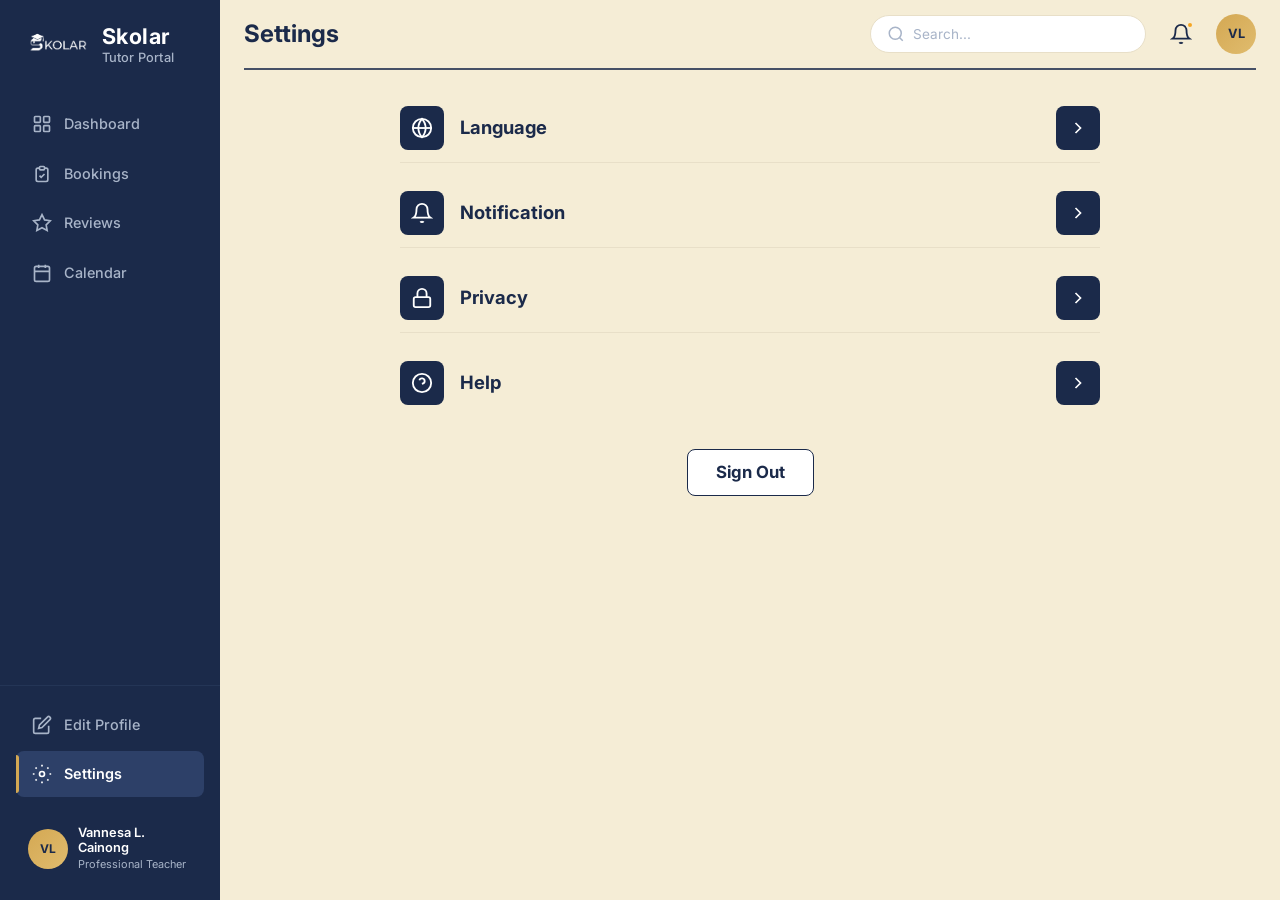
<file: Skolar/settings.html>
<!DOCTYPE html>
<html lang="en">
<head>
  <meta charset="UTF-8">
  <meta name="viewport" content="width=device-width, initial-scale=1.0">
  <meta name="description" content="Skolar Settings — Customize your language, notifications, privacy, and find help.">
  <title>Settings — Skolar</title>
  <link rel="stylesheet" href="css/reset.css">
  <link rel="stylesheet" href="css/styles.css">
</head>
<body>

  <!-- ========== SIDEBAR ========== -->
  <aside class="sidebar" id="sidebar">
    <div class="sidebar-top">
      <div class="logo">
        <img src="Skolar_White.png" alt="Skolar Logo" class="logo-icon">
        <div class="logo-text-group">
          <span class="logo-title">Skolar</span>
          <span class="logo-subtitle">Tutor Portal</span>
        </div>
      </div>

      <nav class="nav-menu">
        <a href="index.html" class="nav-item" data-page="dashboard">
          <svg class="nav-icon" viewBox="0 0 24 24" width="20" height="20" fill="none" stroke="currentColor" stroke-width="2">
            <rect x="3" y="3" width="7" height="7" rx="1"/><rect x="14" y="3" width="7" height="7" rx="1"/>
            <rect x="3" y="14" width="7" height="7" rx="1"/><rect x="14" y="14" width="7" height="7" rx="1"/>
          </svg>
          <span>Dashboard</span>
        </a>
        <a href="bookings.html" class="nav-item" data-page="bookings">
          <svg class="nav-icon" viewBox="0 0 24 24" width="20" height="20" fill="none" stroke="currentColor" stroke-width="2">
            <path d="M9 5H7a2 2 0 00-2 2v12a2 2 0 002 2h10a2 2 0 002-2V7a2 2 0 00-2-2h-2"/>
            <rect x="9" y="3" width="6" height="4" rx="1"/><path d="M9 14l2 2 4-4"/>
          </svg>
          <span>Bookings</span>
        </a>
        <a href="reviews.html" class="nav-item" data-page="reviews">
          <svg class="nav-icon" viewBox="0 0 24 24" width="20" height="20" fill="none" stroke="currentColor" stroke-width="2">
            <polygon points="12,2 15.09,8.26 22,9.27 17,14.14 18.18,21.02 12,17.77 5.82,21.02 7,14.14 2,9.27 8.91,8.26"/>
          </svg>
          <span>Reviews</span>
        </a>
        <a href="calendar.html" class="nav-item" data-page="calendar">
          <svg class="nav-icon" viewBox="0 0 24 24" width="20" height="20" fill="none" stroke="currentColor" stroke-width="2">
            <rect x="3" y="4" width="18" height="18" rx="2"/><path d="M16 2v4M8 2v4M3 10h18"/>
            <path d="M8 14h.01M12 14h.01M16 14h.01M8 18h.01M12 18h.01"/>
          </svg>
          <span>Calendar</span>
        </a>
      </nav>
    </div>

    <div class="sidebar-bottom">
      <a href="edit-profile.html" class="nav-item" data-page="edit-profile">
        <svg class="nav-icon" viewBox="0 0 24 24" width="20" height="20" fill="none" stroke="currentColor" stroke-width="2">
          <path d="M11 4H4a2 2 0 00-2 2v14a2 2 0 002 2h14a2 2 0 002-2v-7"/>
          <path d="M18.5 2.5a2.121 2.121 0 013 3L12 15l-4 1 1-4 9.5-9.5z"/>
        </svg>
        <span>Edit Profile</span>
      </a>
      <a href="settings.html" class="nav-item active" data-page="settings">
        <svg class="nav-icon" viewBox="0 0 24 24" width="20" height="20" fill="none" stroke="currentColor" stroke-width="2">
          <circle cx="12" cy="12" r="3"/>
          <path d="M12 1v2M12 21v2M4.22 4.22l1.42 1.42M18.36 18.36l1.42 1.42M1 12h2M21 12h2M4.22 19.78l1.42-1.42M18.36 5.64l1.42-1.42"/>
        </svg>
        <span>Settings</span>
      </a>
      <div class="profile-card">
        <div class="profile-avatar-small">VL</div>
        <div class="profile-info">
          <span class="profile-name">Vannesa L. Cainong</span>
          <span class="profile-role">Professional Teacher</span>
        </div>
      </div>
    </div>
  </aside>

  <!-- Sidebar overlay for mobile -->
  <div class="sidebar-overlay" id="sidebarOverlay"></div>

  <!-- ========== MAIN WRAPPER ========== -->
  <div class="main-wrapper">

    <!-- ========== TOPBAR ========== -->
    <header class="topbar">
      <button class="hamburger" id="hamburger" aria-label="Toggle sidebar">
        <svg viewBox="0 0 24 24" width="24" height="24" fill="none" stroke="currentColor" stroke-width="2">
          <path d="M3 12h18M3 6h18M3 18h18"/>
        </svg>
      </button>
      <h1 class="page-title">Settings</h1>
      <div class="topbar-right">
        <div class="search-bar">
          <svg class="search-icon" viewBox="0 0 24 24" width="18" height="18" fill="none" stroke="currentColor" stroke-width="2">
            <circle cx="11" cy="11" r="8"/><path d="M21 21l-4.35-4.35"/>
          </svg>
          <input type="text" id="searchInput" placeholder="Search..." class="search-input">
        </div>
        <button class="notif-btn" id="notifBtn" aria-label="Notifications" style="position:relative;">
          <svg viewBox="0 0 24 24" width="22" height="22" fill="none" stroke="currentColor" stroke-width="2">
            <path d="M18 8A6 6 0 006 8c0 7-3 9-3 9h18s-3-2-3-9"/>
            <path d="M13.73 21a2 2 0 01-3.46 0"/>
          </svg>
          <span class="notif-dot"></span>
          <div class="notif-dropdown" id="notifDropdown">
            <div class="notif-dropdown-item">
              <div class="notif-dropdown-title">New Booking Request</div>
              <div>Maria Lim requested a Math session</div>
              <div class="notif-dropdown-time">2 minutes ago</div>
            </div>
            <div class="notif-dropdown-item">
              <div class="notif-dropdown-title">Review Published</div>
              <div>Sarah Plattos left a 5-star review</div>
              <div class="notif-dropdown-time">1 hour ago</div>
            </div>
          </div>
        </button>
        <a href="edit-profile.html" class="topbar-avatar">VL</a>
      </div>
    </header>

    <!-- ========== MAIN CONTENT ========== -->
    <main class="main-content">
      <hr class="st-divider">

      <div class="st-list">
        
        <!-- Language -->
        <div class="st-item">
          <div class="st-header">
            <div class="st-icon-box">
              <svg viewBox="0 0 24 24" fill="none" stroke="currentColor" stroke-width="2">
                <circle cx="12" cy="12" r="10"/><line x1="2" y1="12" x2="22" y2="12"/>
                <path d="M12 2a15.3 15.3 0 0 1 4 10 15.3 15.3 0 0 1-4 10 15.3 15.3 0 0 1-4-10 15.3 15.3 0 0 1 4-10z"/>
              </svg>
            </div>
            <span class="st-label">Language</span>
            <div class="st-arrow-box">
              <svg viewBox="0 0 24 24" fill="none" stroke="currentColor" stroke-width="2">
                <path d="M9 18l6-6-6-6"/>
              </svg>
            </div>
          </div>
          <div class="st-content">
            <div class="st-inner">
              <label class="st-radio">
                <input type="radio" name="language" checked> English (US)
              </label>
              <label class="st-radio">
                <input type="radio" name="language"> Español
              </label>
              <label class="st-radio">
                <input type="radio" name="language"> Tagalog
              </label>
            </div>
          </div>
        </div>

        <!-- Notification -->
        <div class="st-item">
          <div class="st-header">
            <div class="st-icon-box">
              <svg viewBox="0 0 24 24" fill="none" stroke="currentColor" stroke-width="2">
                <path d="M18 8A6 6 0 0 0 6 8c0 7-3 9-3 9h18s-3-2-3-9"></path>
                <path d="M13.73 21a2 2 0 0 1-3.46 0"></path>
              </svg>
            </div>
            <span class="st-label">Notification</span>
            <div class="st-arrow-box">
              <svg viewBox="0 0 24 24" fill="none" stroke="currentColor" stroke-width="2">
                <path d="M9 18l6-6-6-6"/>
              </svg>
            </div>
          </div>
          <div class="st-content">
            <div class="st-inner">
              <div class="st-control-row">
                <div>
                  <div class="st-control-label">Email Notifications</div>
                  <div class="st-desc">Receive booking requests via email</div>
                </div>
                <label class="st-toggle"><input type="checkbox" checked><span class="st-toggle-slider"></span></label>
              </div>
              <div class="st-control-row">
                <div>
                  <div class="st-control-label">Push Notifications</div>
                  <div class="st-desc">Get alerts directly in your browser</div>
                </div>
                <label class="st-toggle"><input type="checkbox"><span class="st-toggle-slider"></span></label>
              </div>
              <div class="st-control-row">
                <div>
                  <div class="st-control-label">New Review Alerts</div>
                  <div class="st-desc">Notify me when a student leaves a review</div>
                </div>
                <label class="st-toggle"><input type="checkbox" checked><span class="st-toggle-slider"></span></label>
              </div>
            </div>
          </div>
        </div>

        <!-- Privacy -->
        <div class="st-item">
          <div class="st-header">
            <div class="st-icon-box">
              <svg viewBox="0 0 24 24" fill="none" stroke="currentColor" stroke-width="2">
                <rect x="3" y="11" width="18" height="11" rx="2" ry="2"></rect>
                <path d="M7 11V7a5 5 0 0 1 10 0v4"></path>
              </svg>
            </div>
            <span class="st-label">Privacy</span>
            <div class="st-arrow-box">
              <svg viewBox="0 0 24 24" fill="none" stroke="currentColor" stroke-width="2">
                <path d="M9 18l6-6-6-6"/>
              </svg>
            </div>
          </div>
          <div class="st-content">
            <div class="st-inner">
              <div class="st-control-row">
                <div>
                  <div class="st-control-label">Public Profile</div>
                  <div class="st-desc">Make your profile visible to new students</div>
                </div>
                <label class="st-toggle"><input type="checkbox" checked><span class="st-toggle-slider"></span></label>
              </div>
              <div class="st-control-row">
                <div>
                  <div class="st-control-label">Show Online Status</div>
                  <div class="st-desc">Let students see when you are active</div>
                </div>
                <label class="st-toggle"><input type="checkbox"><span class="st-toggle-slider"></span></label>
              </div>
              <div class="st-control-row" style="margin-top: 8px;">
                <button class="st-inner-btn" id="stDownload">Download My Data</button>
              </div>
            </div>
          </div>
        </div>

        <!-- Help -->
        <div class="st-item">
          <div class="st-header">
            <div class="st-icon-box">
              <svg viewBox="0 0 24 24" fill="none" stroke="currentColor" stroke-width="2">
                <circle cx="12" cy="12" r="10"></circle>
                <path d="M9.09 9a3 3 0 0 1 5.83 1c0 2-3 3-3 3"></path>
                <line x1="12" y1="17" x2="12.01" y2="17"></line>
              </svg>
            </div>
            <span class="st-label">Help</span>
            <div class="st-arrow-box">
              <svg viewBox="0 0 24 24" fill="none" stroke="currentColor" stroke-width="2">
                <path d="M9 18l6-6-6-6"/>
              </svg>
            </div>
          </div>
          <div class="st-content">
            <div class="st-inner">
              <a href="#" class="st-link">
                <svg viewBox="0 0 24 24" width="16" height="16" fill="none" stroke="currentColor" stroke-width="2"><path d="M18 13v6a2 2 0 0 1-2 2H5a2 2 0 0 1-2-2V8a2 2 0 0 1 2-2h6"></path><polyline points="15 3 21 3 21 9"></polyline><line x1="10" y1="14" x2="21" y2="3"></line></svg>
                Visit Help Center
              </a>
              <div style="margin-top: 12px;">
                <div class="st-control-label">Need more assistance?</div>
                <div class="st-desc" style="margin-bottom: 8px;">Our support team is available 24/7.</div>
                <a href="mailto:support@skolar.com" class="st-inner-btn" style="text-decoration:none; display:inline-block;">Contact Support</a>
              </div>
            </div>
          </div>
        </div>

      </div>

      <button class="st-btn-signout" id="stSignout">Sign Out</button>

    </main>
  </div>

  <!-- Toast Notification -->
  <div class="st-toast" id="stToast"></div>

  <script src="js/settings.js"></script>
</body>
</html>
</file>
<file: Skolar/css/styles.css>
/* ============================================
   SKOLAR TUTOR DASHBOARD — DESIGN SYSTEM
   ============================================ */

/* ---------- Google Fonts ---------- */
@import url('https://fonts.googleapis.com/css2?family=Inter:wght@400;500;600;700&display=swap');

/* ---------- Design ---------- */
:root {
  /* Colors */
  --navy:          #1B2A4A;
  --navy-light:    #243556;
  --navy-lighter:  #2D4068;
  --navy-dark:     #14203A;
  --cream:         #F5EDD6;
  --cream-dark:    #E8DFC8;
  --gold:          #D4A853;
  --gold-light:    #E0BC6E;
  --white:         #FFFFFF;
  --text-muted:    #A8B4C8;
  --pending-bg:    #F5A623;
  --pending-text:  #FFFFFF;
  --confirmed-bg:  #4CAF50;
  --confirmed-text:#FFFFFF;
  --published-bg:  #4CAF50;
  --star-fill:     #F5A623;

  /* Spacing */
  --sidebar-width: 220px;
  --sidebar-collapsed: 64px;
  --topbar-height: 64px;
  --gap:           16px;
  --gap-lg:        24px;
  --radius:        12px;
  --radius-sm:     8px;
  --radius-pill:   100px;

  /* Shadows */
  --shadow-card:   0 4px 20px rgba(0,0,0,0.15);
  --shadow-hover:  0 8px 30px rgba(0,0,0,0.25);
  --shadow-subtle: 0 2px 8px rgba(0,0,0,0.1);

  /* Transitions */
  --ease:          cubic-bezier(0.4, 0, 0.2, 1);
  --duration:      0.25s;
}

/* ---------- Base ---------- */
body {
  font-family: 'Inter', -apple-system, BlinkMacSystemFont, 'Segoe UI', sans-serif;
  background: var(--cream);
  color: var(--navy);
  min-height: 100vh;
  display: flex;
  overflow-x: hidden;
}

/* ============================================
   SIDEBAR
   ============================================ */
.sidebar {
  position: fixed;
  top: 0;
  left: 0;
  width: var(--sidebar-width);
  height: 100vh;
  background: var(--navy);
  display: flex;
  flex-direction: column;
  justify-content: space-between;
  z-index: 100;
  transition: transform var(--duration) var(--ease);
  overflow-y: auto;
  scrollbar-width: none;
}
.sidebar::-webkit-scrollbar { display: none; }

.sidebar-top {
  padding: var(--gap-lg) var(--gap);
}

/* Logo */
.logo {
  display: flex;
  align-items: center;
  gap: 10px;
  padding: 0 8px;
  margin-bottom: 36px;
}
.logo-icon {
  flex-shrink: 0;
  height: 38px; 
  width: auto;
  object-fit: contain;
}
.logo-text-group {
  display: flex;
  flex-direction: column;
  line-height: 1.2;
}
.logo-title {
  font-size: 1.35rem;
  font-weight: 700;
  color: var(--white);
  letter-spacing: 0.5px;
}
.logo-subtitle {
  font-size: 0.8rem;
  font-weight: 500;
  color: var(--text-muted);
  letter-spacing: 0.2px;
}

/* Nav Items */
.nav-menu {
  display: flex;
  flex-direction: column;
  gap: 4px;
}
.nav-item {
  display: flex;
  align-items: center;
  gap: 12px;
  padding: 12px 16px;
  border-radius: var(--radius-sm);
  color: var(--text-muted);
  font-size: 0.9rem;
  font-weight: 500;
  transition: all var(--duration) var(--ease);
  position: relative;
}
.nav-item:hover {
  color: var(--white);
  background: var(--navy-light);
}
.nav-item.active {
  color: var(--white);
  background: var(--navy-lighter);
  font-weight: 600;
}
.nav-item.active::before {
  content: '';
  position: absolute;
  left: 0;
  top: 4px;
  bottom: 4px;
  width: 3px;
  background: var(--gold);
  border-radius: 0 4px 4px 0;
}
.nav-icon {
  flex-shrink: 0;
}

/* Sidebar Bottom */
.sidebar-bottom {
  padding: var(--gap) var(--gap) var(--gap-lg);
  border-top: 1px solid var(--navy-light);
  display: flex;
  flex-direction: column;
  gap: 4px;
}

.profile-card {
  display: flex;
  align-items: center;
  gap: 10px;
  padding: 14px 12px 4px;
  margin-top: 10px;
}
.profile-avatar-small {
  width: 40px;
  height: 40px;
  border-radius: 50%;
  background: linear-gradient(135deg, var(--gold), var(--gold-light));
  display: flex;
  align-items: center;
  justify-content: center;
  font-size: 0.75rem;
  font-weight: 700;
  color: var(--navy);
  flex-shrink: 0;
}
.profile-info {
  display: flex;
  flex-direction: column;
}
.profile-name {
  font-size: 0.8rem;
  font-weight: 600;
  color: var(--white);
  line-height: 1.2;
}
.profile-role {
  font-size: 0.68rem;
  color: var(--text-muted);
}

/* ============================================
   MAIN AREA
   ============================================ */
.main-wrapper {
  margin-left: var(--sidebar-width);
  flex: 1;
  min-height: 100vh;
  display: flex;
  flex-direction: column;
}

/* ============================================
   TOPBAR
   ============================================ */
.topbar {
  display: flex;
  align-items: center;
  padding: 14px var(--gap-lg);
  gap: var(--gap);
  background: var(--cream);
  position: sticky;
  top: 0;
  z-index: 50;
}
.hamburger {
  display: none;
  color: var(--navy);
  padding: 6px;
  border-radius: var(--radius-sm);
  transition: background var(--duration) var(--ease);
}
.hamburger:hover {
  background: var(--cream-dark);
}
.page-title {
  font-size: 1.5rem;
  font-weight: 700;
  color: var(--navy);
  flex-shrink: 0;
}
.topbar-right {
  margin-left: auto;
  display: flex;
  align-items: center;
  gap: var(--gap);
}
.search-bar {
  display: flex;
  align-items: center;
  gap: 8px;
  background: var(--white);
  border: 1.5px solid var(--cream-dark);
  border-radius: var(--radius-pill);
  padding: 8px 16px;
  min-width: 220px;
  transition: border-color var(--duration) var(--ease), box-shadow var(--duration) var(--ease);
}
.search-bar:focus-within {
  border-color: var(--gold);
  box-shadow: 0 0 0 3px rgba(212,168,83,0.15);
}
.search-icon {
  color: var(--text-muted);
  flex-shrink: 0;
}
.search-input {
  width: 100%;
  font-size: 0.85rem;
  color: var(--navy);
}
.search-input::placeholder {
  color: var(--text-muted);
}
.notif-btn {
  position: relative;
  color: var(--navy);
  padding: 8px;
  border-radius: 50%;
  transition: background var(--duration) var(--ease);
}
.notif-btn:hover {
  background: var(--cream-dark);
}
.notif-dot {
  position: absolute;
  top: 6px;
  right: 6px;
  width: 8px;
  height: 8px;
  background: var(--pending-bg);
  border-radius: 50%;
  border: 2px solid var(--cream);
}
.topbar-avatar {
  width: 40px;
  height: 40px;
  border-radius: 50%;
  background: linear-gradient(135deg, var(--gold), var(--gold-light));
  display: flex;
  align-items: center;
  justify-content: center;
  font-size: 0.8rem;
  font-weight: 700;
  color: var(--navy);
  cursor: pointer;
  text-decoration: none;
  transition: box-shadow var(--duration) var(--ease);
}
.topbar-avatar:hover {
  box-shadow: 0 0 0 3px rgba(212,168,83,0.3);
}

/* Notification Dropdown */
.notif-dropdown {
  position: absolute;
  top: 48px;
  right: 0;
  width: 280px;
  background: var(--white);
  border-radius: var(--radius);
  box-shadow: var(--shadow-card);
  padding: 12px 0;
  z-index: 200;
  opacity: 0;
  transform: translateY(-8px);
  pointer-events: none;
  transition: all var(--duration) var(--ease);
}
.notif-dropdown.show {
  opacity: 1;
  transform: translateY(0);
  pointer-events: all;
}
.notif-dropdown-item {
  padding: 10px 16px;
  font-size: 0.82rem;
  color: var(--navy);
  border-bottom: 1px solid var(--cream);
  transition: background var(--duration) var(--ease);
}
.notif-dropdown-item:last-child {
  border-bottom: none;
}
.notif-dropdown-item:hover {
  background: var(--cream);
}
.notif-dropdown-title {
  font-weight: 600;
  margin-bottom: 2px;
}
.notif-dropdown-time {
  font-size: 0.72rem;
  color: var(--text-muted);
}

/* ============================================
   MAIN CONTENT
   ============================================ */
.main-content {
  padding: 0 var(--gap-lg) var(--gap-lg);
  flex: 1;
}

/* ---------- Welcome Card ---------- */
.welcome-card {
  background: var(--navy);
  border-radius: var(--radius);
  padding: 28px 32px;
  margin-bottom: var(--gap-lg);
  position: relative;
  overflow: hidden;
}
.welcome-card::after {
  content: '';
  position: absolute;
  top: -50%;
  right: -10%;
  width: 300px;
  height: 300px;
  background: radial-gradient(circle, rgba(212,168,83,0.08) 0%, transparent 70%);
  border-radius: 50%;
  pointer-events: none;
}
.welcome-date {
  display: flex;
  align-items: center;
  gap: 8px;
  font-size: 0.78rem;
  color: var(--text-muted);
  margin-bottom: 6px;
}
.welcome-date svg {
  flex-shrink: 0;
}
.welcome-heading {
  font-size: 1.5rem;
  font-weight: 700;
  color: var(--white);
  margin-bottom: 16px;
}
.welcome-actions {
  display: flex;
  gap: 12px;
  flex-wrap: wrap;
}
.btn {
  display: inline-flex;
  align-items: center;
  gap: 6px;
  padding: 8px 20px;
  border-radius: var(--radius-pill);
  font-size: 0.82rem;
  font-weight: 600;
  transition: all var(--duration) var(--ease);
}
.btn-outline-gold {
  border: 1.5px solid var(--gold);
  color: var(--gold);
}
.btn-outline-gold:hover {
  background: var(--gold);
  color: var(--navy);
  transform: translateY(-1px);
  box-shadow: 0 4px 12px rgba(212,168,83,0.3);
}
.btn-outline-white {
  border: 1.5px solid var(--text-muted);
  color: var(--text-muted);
}
.btn-outline-white:hover {
  border-color: var(--white);
  color: var(--white);
  transform: translateY(-1px);
}

/* ---------- Stats Grid ---------- */
.stats-grid {
  display: grid;
  grid-template-columns: repeat(4, 1fr);
  gap: var(--gap);
  margin-bottom: var(--gap-lg);
}
.stat-card {
  background: var(--navy);
  border-radius: var(--radius);
  padding: 22px 16px;
  text-align: center;
  transition: transform var(--duration) var(--ease), box-shadow var(--duration) var(--ease);
  cursor: default;
}
.stat-card:hover {
  transform: translateY(-4px);
  box-shadow: var(--shadow-hover);
}
.stat-icon {
  width: 48px;
  height: 48px;
  margin: 0 auto 12px;
  background: var(--navy-lighter);
  border-radius: 50%;
  display: flex;
  align-items: center;
  justify-content: center;
}
.stat-icon svg {
  color: var(--gold);
}
.stat-number {
  font-size: 1.75rem;
  font-weight: 700;
  color: var(--white);
  line-height: 1.1;
}
.stat-label {
  font-size: 0.82rem;
  font-weight: 600;
  color: var(--white);
  margin-top: 4px;
}
.stat-sublabel {
  font-size: 0.7rem;
  color: var(--text-muted);
  margin-top: 2px;
}

/* ---------- Panels Grid ---------- */
.panels-grid {
  display: grid;
  grid-template-columns: 1.2fr 1fr;
  gap: var(--gap-lg);
}

.panel {
  background: var(--navy);
  border-radius: var(--radius);
  padding: 20px;
  display: flex;
  flex-direction: column;
}
.panel-header {
  display: flex;
  align-items: center;
  justify-content: space-between;
  margin-bottom: 16px;
}
.panel-title {
  display: flex;
  align-items: center;
  gap: 8px;
  font-size: 0.95rem;
  font-weight: 600;
  color: var(--white);
}
.panel-title svg {
  color: var(--gold);
  flex-shrink: 0;
}
.btn-see-all {
  padding: 5px 14px;
  border: 1.5px solid var(--text-muted);
  border-radius: var(--radius-pill);
  font-size: 0.72rem;
  font-weight: 600;
  color: var(--text-muted);
  transition: all var(--duration) var(--ease);
}
.btn-see-all:hover {
  border-color: var(--white);
  color: var(--white);
}

/* ---------- Bookings Table ---------- */
.bookings-table {
  width: 100%;
  font-size: 0.82rem;
}
.bookings-table thead th {
  color: var(--text-muted);
  font-weight: 500;
  text-align: left;
  padding: 8px 12px;
  border-bottom: 1px solid var(--navy-lighter);
  font-size: 0.75rem;
  text-transform: uppercase;
  letter-spacing: 0.5px;
}
.bookings-table tbody tr {
  transition: background var(--duration) var(--ease);
}
.bookings-table tbody tr:hover {
  background: var(--navy-light);
}
.bookings-table td {
  padding: 10px 12px;
  color: var(--white);
  vertical-align: middle;
}
.student-cell {
  display: flex;
  align-items: center;
  gap: 10px;
}
.student-avatar {
  width: 30px;
  height: 30px;
  border-radius: 50%;
  display: flex;
  align-items: center;
  justify-content: center;
  font-size: 0.6rem;
  font-weight: 700;
  color: var(--navy);
  flex-shrink: 0;
}
.student-avatar.av-1 { background: linear-gradient(135deg, #FF9A9E, #FECFEF); }
.student-avatar.av-2 { background: linear-gradient(135deg, #A8EDEA, #FED6E3); }
.student-avatar.av-3 { background: linear-gradient(135deg, #D4FC79, #96E6A1); }
.student-avatar.av-4 { background: linear-gradient(135deg, #FAD0C4, #FFD1FF); }
.student-avatar.av-5 { background: linear-gradient(135deg, #A1C4FD, #C2E9FB); }
.student-avatar.av-6 { background: linear-gradient(135deg, #FFECD2, #FCB69F); }
.student-avatar.av-7 { background: linear-gradient(135deg, #E0C3FC, #8EC5FC); }
.student-avatar.av-8 { background: linear-gradient(135deg, #F093FB, #F5576C); }

/* Status Badges */
.badge {
  display: inline-block;
  padding: 3px 12px;
  border-radius: var(--radius-pill);
  font-size: 0.7rem;
  font-weight: 600;
  text-transform: capitalize;
}
.badge-pending {
  background: var(--pending-bg);
  color: var(--pending-text);
}
.badge-confirmed {
  background: var(--confirmed-bg);
  color: var(--confirmed-text);
}
.badge-published {
  background: var(--published-bg);
  color: var(--white);
}

/* No results row */
.no-results {
  text-align: center;
  color: var(--text-muted);
  padding: 24px 12px !important;
  font-style: italic;
}

/* ---------- Reviews Panel ---------- */
.review-card {
  background: var(--navy-light);
  border-radius: var(--radius-sm);
  padding: 14px;
  margin-bottom: 12px;
  transition: transform var(--duration) var(--ease);
}
.review-card:last-child {
  margin-bottom: 0;
}
.review-card:hover {
  transform: translateX(3px);
}
.review-top {
  display: flex;
  align-items: center;
  justify-content: space-between;
  margin-bottom: 6px;
}
.review-user {
  display: flex;
  align-items: center;
  gap: 8px;
}
.review-avatar {
  width: 28px;
  height: 28px;
  border-radius: 50%;
  display: flex;
  align-items: center;
  justify-content: center;
  font-size: 0.55rem;
  font-weight: 700;
  color: var(--navy);
}
.review-avatar.rv-1 { background: linear-gradient(135deg, #FAD0C4, #FFD1FF); }
.review-avatar.rv-2 { background: linear-gradient(135deg, #A8EDEA, #FED6E3); }
.review-name {
  font-size: 0.8rem;
  font-weight: 600;
  color: var(--white);
}
.review-stars {
  display: flex;
  gap: 2px;
  margin-bottom: 6px;
}
.review-stars svg {
  color: var(--star-fill);
}
.review-text {
  font-size: 0.72rem;
  color: var(--text-muted);
  line-height: 1.5;
}

/* ============================================
   MODAL
   ============================================ */
.modal-overlay {
  position: fixed;
  inset: 0;
  background: rgba(0,0,0,0.5);
  backdrop-filter: blur(4px);
  display: flex;
  align-items: center;
  justify-content: center;
  z-index: 500;
  opacity: 0;
  pointer-events: none;
  transition: opacity var(--duration) var(--ease);
}
.modal-overlay.show {
  opacity: 1;
  pointer-events: all;
}
.modal {
  background: var(--white);
  border-radius: var(--radius);
  padding: 32px;
  width: 90%;
  max-width: 440px;
  transform: translateY(20px) scale(0.95);
  transition: transform var(--duration) var(--ease);
  box-shadow: var(--shadow-hover);
}
.modal-overlay.show .modal {
  transform: translateY(0) scale(1);
}
.modal h2 {
  font-size: 1.2rem;
  font-weight: 700;
  color: var(--navy);
  margin-bottom: 20px;
}
.modal-field {
  margin-bottom: 14px;
}
.modal-field label {
  display: block;
  font-size: 0.78rem;
  font-weight: 600;
  color: var(--navy);
  margin-bottom: 5px;
}
.modal-field input,
.modal-field select {
  width: 100%;
  padding: 10px 14px;
  border: 1.5px solid var(--cream-dark);
  border-radius: var(--radius-sm);
  font-size: 0.85rem;
  color: var(--navy);
  background: var(--cream);
  transition: border-color var(--duration) var(--ease);
}
.modal-field input:focus,
.modal-field select:focus {
  border-color: var(--gold);
}
.modal-actions {
  display: flex;
  gap: 10px;
  margin-top: 20px;
}
.btn-primary {
  padding: 10px 24px;
  background: var(--gold);
  color: var(--navy);
  border: none;
  border-radius: var(--radius-pill);
  font-size: 0.85rem;
  font-weight: 600;
  transition: all var(--duration) var(--ease);
}
.btn-primary:hover {
  background: var(--gold-light);
  transform: translateY(-1px);
  box-shadow: 0 4px 12px rgba(212,168,83,0.3);
}
.btn-secondary {
  padding: 10px 24px;
  border: 1.5px solid var(--cream-dark);
  border-radius: var(--radius-pill);
  font-size: 0.85rem;
  font-weight: 600;
  color: var(--navy);
  transition: all var(--duration) var(--ease);
}
.btn-secondary:hover {
  border-color: var(--navy);
}

/* ============================================
   BOOKINGS PAGE
   ============================================ */

/* Subtitle */
.bk-subtitle {
  font-size: 0.92rem;
  font-weight: 500;
  color: var(--navy);
  margin-bottom: var(--gap);
}

/* Dark navy search bar */
.bk-search-bar {
  display: flex;
  align-items: center;
  gap: 12px;
  background: var(--navy);
  border-radius: var(--radius);
  padding: 14px 20px;
  margin-bottom: var(--gap);
  transition: box-shadow var(--duration) var(--ease);
}
.bk-search-bar:focus-within {
  box-shadow: 0 0 0 3px rgba(212,168,83,0.2);
}
.bk-search-bar svg {
  flex-shrink: 0;
  color: var(--text-muted);
}
.bk-search-input {
  flex: 1;
  font-size: 0.88rem;
  color: var(--white);
  background: none;
}
.bk-search-input::placeholder {
  color: var(--text-muted);
}

/* Filter Row */
.bk-filter-row {
  display: flex;
  align-items: center;
  gap: 10px;
  margin-bottom: var(--gap-lg);
  flex-wrap: wrap;
}
.filter-btn {
  padding: 6px 18px;
  border: 1.5px solid var(--cream-dark);
  border-radius: var(--radius-pill);
  font-size: 0.78rem;
  font-weight: 600;
  color: var(--navy);
  background: var(--white);
  transition: all var(--duration) var(--ease);
  cursor: pointer;
}
.filter-btn:hover {
  border-color: var(--navy);
  transform: translateY(-1px);
}

/* Active filter states */
.filter-btn.active[data-filter="all"] {
  background: var(--navy);
  color: var(--white);
  border-color: var(--navy);
}
.filter-btn.active[data-filter="pending"] {
  background: var(--pending-bg);
  color: var(--white);
  border-color: var(--pending-bg);
}
.filter-btn.active[data-filter="confirmed"] {
  background: var(--confirmed-bg);
  color: var(--white);
  border-color: var(--confirmed-bg);
}
.filter-btn.active[data-filter="done"] {
  background: var(--navy);
  color: var(--white);
  border-color: var(--navy);
}
.filter-btn.active[data-filter="rejected"] {
  background: #E74C3C;
  color: var(--white);
  border-color: #E74C3C;
}

/* Table Card */
.bk-table-card {
  background: var(--white);
  border-radius: var(--radius);
  border: 1px solid var(--cream-dark);
  overflow: hidden;
}
.bk-table-scroll {
  overflow-x: auto;
  scrollbar-width: thin;
  scrollbar-color: var(--cream-dark) transparent;
}
.bk-table-scroll::-webkit-scrollbar {
  height: 6px;
}
.bk-table-scroll::-webkit-scrollbar-thumb {
  background: var(--cream-dark);
  border-radius: 3px;
}

/* Full bookings table */
.bk-full-table {
  width: 100%;
  min-width: 720px;
  font-size: 0.82rem;
  border-collapse: collapse;
}
.bk-full-table thead th {
  background: var(--cream);
  color: var(--navy);
  font-weight: 600;
  text-align: left;
  padding: 14px 16px;
  font-size: 0.8rem;
  border-bottom: 1.5px solid var(--cream-dark);
  white-space: nowrap;
  position: sticky;
  top: 0;
}
.bk-full-table tbody tr {
  transition: background var(--duration) var(--ease);
  border-bottom: 1px solid var(--cream-dark);
}
.bk-full-table tbody tr:last-child {
  border-bottom: none;
}
.bk-full-table tbody tr:hover {
  background: var(--cream);
}
.bk-full-table td {
  padding: 14px 16px;
  color: var(--navy);
  vertical-align: middle;
  white-space: nowrap;
}

/* Student cell inside bookings table (override color for light bg) */
.bk-full-table .student-cell {
  display: flex;
  align-items: center;
  gap: 10px;
}

/* Badge — Done and Rejected additions */
.badge-done {
  background: var(--navy);
  color: var(--white);
}
.badge-rejected {
  background: #E74C3C;
  color: var(--white);
}

/* Empty state */
.bk-no-results {
  text-align: center;
  padding: 48px 16px !important;
}
.bk-empty-state {
  display: flex;
  flex-direction: column;
  align-items: center;
  gap: 10px;
  color: var(--text-muted);
  font-size: 0.9rem;
}
.bk-empty-state svg {
  opacity: 0.5;
}

/* ============================================
   CALENDAR PAGE
   ============================================ */

/* Calendar Nav Bar */
.cal-nav {
  display: flex;
  align-items: center;
  gap: 12px;
  margin-bottom: var(--gap-lg);
  flex-wrap: wrap;
}
.cal-nav-btn {
  width: 34px;
  height: 34px;
  border: 1.5px solid var(--cream-dark);
  border-radius: 50%;
  display: flex;
  align-items: center;
  justify-content: center;
  color: var(--navy);
  background: var(--white);
  cursor: pointer;
  transition: all var(--duration) var(--ease);
}
.cal-nav-btn:hover {
  border-color: var(--navy);
  background: var(--navy);
  color: var(--white);
  transform: scale(1.05);
}
.cal-nav-btn svg {
  width: 16px;
  height: 16px;
}
.cal-today-btn {
  padding: 6px 20px;
  border: 1.5px solid var(--cream-dark);
  border-radius: var(--radius-pill);
  font-size: 0.82rem;
  font-weight: 600;
  color: var(--navy);
  background: var(--white);
  cursor: pointer;
  transition: all var(--duration) var(--ease);
}
.cal-today-btn:hover {
  border-color: var(--navy);
  background: var(--navy);
  color: var(--white);
  transform: translateY(-1px);
}
.cal-date-range {
  font-size: 0.95rem;
  font-weight: 600;
  color: var(--navy);
  margin-left: 4px;
}

/* Grid Wrapper */
.cal-grid-wrapper {
  border: 1px solid var(--cream-dark);
  border-radius: var(--radius);
  overflow: hidden;
  background: var(--white);
}
.cal-grid-scroll {
  overflow-x: auto;
  scrollbar-width: thin;
  scrollbar-color: var(--cream-dark) transparent;
}
.cal-grid-scroll::-webkit-scrollbar {
  height: 6px;
}
.cal-grid-scroll::-webkit-scrollbar-thumb {
  background: var(--cream-dark);
  border-radius: 3px;
}

/* Grid Layout */
.cal-grid {
  display: grid;
  grid-template-columns: 60px repeat(5, 1fr);
  min-width: 680px;
}

/* Corner (top-left empty cell) */
.cal-corner {
  background: var(--white);
  border-bottom: 1.5px solid var(--cream-dark);
  border-right: 1px solid var(--cream-dark);
}

/* Day Headers */
.cal-header {
  display: flex;
  flex-direction: column;
  align-items: center;
  justify-content: center;
  padding: 12px 8px;
  background: var(--white);
  border-bottom: 1.5px solid var(--cream-dark);
  border-right: 1px solid var(--cream-dark);
  gap: 2px;
}
.cal-header:last-child {
  border-right: none;
}
.cal-day-name {
  font-size: 0.72rem;
  font-weight: 700;
  color: var(--navy);
  letter-spacing: 0.5px;
}
.cal-day-num {
  font-size: 0.92rem;
  font-weight: 700;
  color: var(--navy);
}
.cal-today-col {
  background: rgba(212, 168, 83, 0.06);
}
.cal-today-num {
  background: var(--gold);
  color: var(--white);
  width: 28px;
  height: 28px;
  border-radius: 50%;
  display: flex;
  align-items: center;
  justify-content: center;
  font-size: 0.82rem;
}

/* Time Labels */
.cal-time {
  display: flex;
  align-items: flex-start;
  justify-content: center;
  padding: 8px 6px;
  font-size: 0.7rem;
  font-weight: 500;
  color: var(--text-muted);
  border-right: 1px solid var(--cream-dark);
  border-bottom: 1px solid var(--cream-dark);
  min-height: 64px;
  background: var(--white);
}

/* Day Cells */
.cal-cell {
  position: relative;
  border-right: 1px solid var(--cream-dark);
  border-bottom: 1px solid var(--cream-dark);
  min-height: 64px;
  padding: 2px;
}

.cal-today-cell {
  background: rgba(212, 168, 83, 0.03);
}

/* Event Blocks */
.cal-event {
  position: absolute;
  top: 2px;
  left: 3px;
  right: 3px;
  border-radius: 6px;
  padding: 6px 8px;
  display: flex;
  flex-direction: column;
  gap: 1px;
  z-index: 2;
  overflow: hidden;
  min-height: 56px;
  transition: transform var(--duration) var(--ease), box-shadow var(--duration) var(--ease);
  cursor: default;
}
.cal-event:hover {
  transform: scale(1.03);
  box-shadow: 0 4px 12px rgba(0,0,0,0.15);
  z-index: 5;
}
.cal-event-name {
  font-size: 0.72rem;
  font-weight: 600;
  color: var(--navy);
  line-height: 1.2;
}
.cal-event-subject {
  font-size: 0.65rem;
  font-weight: 500;
  color: var(--navy);
  opacity: 0.8;
}

/* Event Colors */
.cal-event-purple {
  background: #C4B5E0;
}
.cal-event-orange {
  background: #F5C77E;
}
.cal-event-gray {
  background: #B8C1D0;
}
.cal-event-pink {
  background: #E88FCF;
}

/* ============================================
   EDIT PROFILE PAGE
   ============================================ */

/* Form Card */
.ep-card {
  background: var(--white);
  border: 1.5px solid var(--navy);
  border-radius: var(--radius-sm);
  padding: 24px 32px;
  margin-bottom: var(--gap-lg);
}
.ep-card-title {
  font-size: 1.15rem;
  font-weight: 700;
  color: var(--navy);
  padding-bottom: 12px;
  margin-bottom: 24px;
  border-bottom: 1.5px solid var(--navy);
}

/* Avatar Row */
.ep-avatar-row {
  display: flex;
  align-items: center;
  gap: 16px;
  margin-bottom: 28px;
  flex-wrap: wrap;
}
.ep-avatar {
  width: 56px;
  height: 56px;
  border-radius: 50%;
  background: #F5A623;
  display: flex;
  align-items: center;
  justify-content: center;
  color: var(--white);
  flex-shrink: 0;
  border: 2px solid var(--navy);
}
.ep-avatar svg {
  width: 32px;
  height: 32px;
}
.ep-upload-btn {
  display: inline-flex;
  align-items: center;
  gap: 6px;
  padding: 6px 16px;
  border: 1.5px solid var(--navy);
  border-radius: var(--radius-sm);
  font-size: 0.8rem;
  font-weight: 600;
  color: var(--navy);
  background: var(--white);
  cursor: pointer;
  transition: all var(--duration) var(--ease);
}
.ep-upload-btn:hover {
  background: var(--cream-dark);
}
.ep-upload-btn svg {
  width: 16px;
  height: 16px;
}

/* Tan Button (View Profile, Save, Add) */
.ep-btn-tan {
  display: inline-flex;
  align-items: center;
  gap: 6px;
  padding: 6px 20px;
  border: 1.5px solid var(--navy);
  border-radius: var(--radius-sm);
  font-size: 0.85rem;
  font-weight: 600;
  color: var(--navy);
  background: #f1dfc3; /* Tan color from mockup */
  cursor: pointer;
  transition: all var(--duration) var(--ease);
}
.ep-btn-tan:hover {
  background: #e3cca7;
}

.ep-view-btn {
  margin-left: auto;
}

/* Form Grid */
.ep-form-grid {
  display: grid;
  grid-template-columns: 1fr 1fr;
  gap: 20px;
  margin-bottom: 24px;
}
.ep-field {
  display: flex;
  flex-direction: column;
  gap: 6px;
}
.ep-field.full-width {
  grid-column: 1 / -1;
}
.ep-field label {
  font-size: 0.85rem;
  font-weight: 700;
  color: var(--navy);
}
.ep-field input,
.ep-field textarea {
  width: 100%;
  padding: 10px 14px;
  border: 1.5px solid var(--navy);
  border-radius: var(--radius-sm);
  font-size: 0.85rem;
  color: var(--navy);
  background: var(--white);
  transition: box-shadow var(--duration) var(--ease);
}
.ep-field input:focus,
.ep-field textarea:focus {
  outline: none;
  box-shadow: 0 0 0 3px rgba(27,42,74,0.1);
}
.ep-field textarea {
  resize: vertical;
  min-height: 100px;
  font-family: inherit;
  line-height: 1.5;
}

/* Action Buttons Container */
.ep-actions {
  display: flex;
  justify-content: flex-end;
  gap: 12px;
  flex-wrap: wrap;
}
.ep-btn-discard {
  padding: 6px 20px;
  border: 1.5px solid var(--navy);
  border-radius: var(--radius-sm);
  font-size: 0.85rem;
  font-weight: 600;
  color: var(--navy);
  background: var(--white);
  cursor: pointer;
  transition: all var(--duration) var(--ease);
}
.ep-btn-discard:hover {
  background: rgba(27,42,74,0.05);
}

/* Subjects Add Row */
.ep-add-row {
  display: flex;
  align-items: flex-end;
  gap: 16px;
  margin-bottom: 24px;
}
.ep-add-row .ep-field {
  flex: 1;
}
.ep-add-row .ep-btn-tan {
  height: 40px; /* match input height */
}

/* Hidden file input */
.ep-file-input {
  display: none;
}

/* Stats Row - 3 column grid for exp/taught/rate */
.ep-stats-row {
  grid-column: 1 / -1;
  display: grid;
  grid-template-columns: repeat(3, 1fr);
  gap: 20px;
}

/* Subjects List */
.ep-subjects-list {
  display: flex;
  flex-wrap: wrap;
  gap: 8px;
  margin-bottom: 24px;
  min-height: 38px;
}
.ep-subject-pill {
  display: inline-flex;
  align-items: center;
  gap: 6px;
  padding: 6px 12px;
  background: #f1dfc3;
  border: 1.5px solid var(--navy);
  border-radius: var(--radius-pill);
  font-size: 0.8rem;
  font-weight: 600;
  color: var(--navy);
  transition: all var(--duration) var(--ease);
}
.ep-subject-pill:hover {
  background: #e3cca7;
}
.ep-subject-delete {
  display: flex;
  align-items: center;
  justify-content: center;
  width: 14px;
  height: 14px;
  border-radius: 50%;
  cursor: pointer;
  font-size: 0.85rem;
  font-weight: 700;
  line-height: 1;
  color: var(--navy);
  opacity: 0.6;
  transition: opacity var(--duration) var(--ease);
}
.ep-subject-delete:hover {
  opacity: 1;
}

@media (max-width: 768px) {
  .ep-stats-row {
    grid-template-columns: 1fr;
  }
}


/* Toast Notification */
.ep-toast {
  position: fixed;
  bottom: 24px;
  right: 24px;
  padding: 12px 24px;
  border-radius: var(--radius-sm);
  font-size: 0.85rem;
  font-weight: 600;
  color: var(--white);
  z-index: 600;
  opacity: 0;
  transform: translateY(12px);
  pointer-events: none;
  transition: all 0.35s var(--ease);
  box-shadow: var(--shadow-card);
}
.ep-toast.show {
  opacity: 1;
  transform: translateY(0);
  pointer-events: all;
}
.ep-toast-success {
  background: var(--confirmed-bg);
}
.ep-toast-info {
  background: var(--navy);
}

/* ============================================
   REVIEWS PAGE
   ============================================ */

/* Filter Row */
.rv-filter-row {
  display: flex;
  align-items: center;
  gap: 10px;
  margin: 0 auto var(--gap-lg) auto;
  flex-wrap: wrap;
  max-width: 800px;
}
.rv-filter-btn {
  padding: 6px 20px;
  border: 1.5px solid var(--navy);
  border-radius: var(--radius-sm);
  font-size: 0.85rem;
  font-weight: 600;
  color: var(--navy);
  background: var(--white);
  cursor: pointer;
  transition: all var(--duration) var(--ease);
}
.rv-filter-btn:hover {
  background: rgba(27,42,74,0.05);
  transform: translateY(-1px);
}
.rv-filter-btn.active {
  background: var(--navy);
  color: var(--white);
}

/* Reviews List Container */
.rv-list {
  display: flex;
  flex-direction: column;
  gap: 16px;
  max-width: 800px;
  margin: 0 auto;
}

/* Review Card */
.rv-card {
  background: var(--white);
  border: 1.5px solid var(--cream-dark);
  border-radius: var(--radius-sm);
  padding: 20px;
  transition: box-shadow var(--duration) var(--ease), transform var(--duration) var(--ease);
}
.rv-card:hover {
  box-shadow: 0 4px 12px rgba(0,0,0,0.05);
}

/* Card Header (Name + Badge) */
.rv-card-header {
  display: flex;
  align-items: center;
  justify-content: space-between;
  margin-bottom: 4px;
}
.rv-student {
  font-size: 1.05rem;
  font-weight: 700;
  color: var(--navy);
}

/* Status Badges */
.rv-badge {
  padding: 4px 12px;
  border-radius: var(--radius-pill);
  font-size: 0.75rem;
  font-weight: 600;
}
.rv-badge-pending {
  background: var(--pending-bg);
  color: var(--white);
}
.rv-badge-published {
  background: var(--confirmed-bg);
  color: var(--white);
}
.rv-badge-rejected {
  background: #E74C3C;
  color: var(--white);
}

/* Date */
.rv-date {
  font-size: 0.8rem;
  color: var(--text-muted);
  margin-bottom: 8px;
}

/* Stars */
.rv-stars {
  display: flex;
  gap: 2px;
  margin-bottom: 12px;
}

/* Review Text */
.rv-text {
  font-size: 0.9rem;
  color: var(--navy);
  line-height: 1.5;
  margin-bottom: 16px;
}

/* Actions (Approve/Reject) */
.rv-actions {
  display: flex;
  gap: 12px;
}
.rv-action-btn {
  display: inline-flex;
  align-items: center;
  gap: 6px;
  padding: 6px 16px;
  border-radius: var(--radius-sm);
  font-size: 0.8rem;
  font-weight: 600;
  background: var(--white);
  cursor: pointer;
  transition: all var(--duration) var(--ease);
}
.rv-btn-approve {
  border: 1.5px solid var(--navy);
  color: var(--navy);
}
.rv-btn-approve:hover {
  background: var(--navy);
  color: var(--white);
  transform: translateY(-1px);
}
.rv-btn-reject {
  border: 1.5px solid var(--navy);
  color: var(--navy);
}
.rv-btn-reject:hover {
  border-color: #E74C3C;
  background: #E74C3C;
  color: var(--white);
  transform: translateY(-1px);
}

/* Empty State */
.rv-empty-state {
  display: flex;
  flex-direction: column;
  align-items: center;
  justify-content: center;
  padding: 48px 0;
  color: var(--text-muted);
  gap: 12px;
}
.rv-empty-state svg {
  opacity: 0.3;
}

/* Toast */
.rv-toast {
  position: fixed;
  bottom: 24px;
  right: 24px;
  padding: 12px 24px;
  border-radius: var(--radius-sm);
  font-size: 0.85rem;
  font-weight: 600;
  color: var(--white);
  z-index: 600;
  opacity: 0;
  transform: translateY(12px);
  pointer-events: none;
  transition: all 0.35s var(--ease);
  box-shadow: var(--shadow-card);
}
.rv-toast.show {
  opacity: 1;
  transform: translateY(0);
  pointer-events: all;
}
.rv-toast-success {
  background: var(--confirmed-bg);
}
.rv-toast-info {
  background: var(--navy);
}

/* ============================================
   SETTINGS PAGE
   ============================================ */

.st-divider {
  border: 0;
  height: 1.5px;
  background: var(--navy);
  opacity: 0.8;
  margin-bottom: 24px;
}

.st-list {
  display: flex;
  flex-direction: column;
  gap: 16px;
  max-width: 700px;
  margin: 0 auto 32px auto;
}

.st-item {
  border-bottom: 1.5px solid var(--cream-dark);
}
.st-item:last-child {
  border-bottom: none;
}

/* Header row (clickable) */
.st-header {
  display: flex;
  align-items: center;
  gap: 16px;
  padding: 12px 0;
  cursor: pointer;
  background: transparent;
  transition: opacity var(--duration) var(--ease);
}
.st-header:hover {
  opacity: 0.85;
}

/* Left Icon */
.st-icon-box {
  width: 44px;
  height: 44px;
  background: var(--navy);
  border-radius: var(--radius-sm);
  display: flex;
  align-items: center;
  justify-content: center;
  color: var(--white);
  flex-shrink: 0;
}
.st-icon-box svg {
  width: 22px;
  height: 22px;
}

/* Label */
.st-label {
  flex: 1;
  font-size: 1.15rem;
  font-weight: 700;
  color: var(--navy);
}

/* Right Arrow */
.st-arrow-box {
  width: 44px;
  height: 44px;
  background: var(--navy);
  border-radius: var(--radius-sm);
  display: flex;
  align-items: center;
  justify-content: center;
  color: var(--white);
  flex-shrink: 0;
  transition: transform 0.3s var(--ease);
}
.st-arrow-box svg {
  width: 20px;
  height: 20px;
}

/* Accordion Open State */
.st-item.open .st-arrow-box {
  transform: rotate(90deg);
}

/* Accordion Content */
.st-content {
  max-height: 0;
  overflow: hidden;
  transition: max-height 0.4s var(--ease);
}
.st-inner {
  padding: 16px 20px 24px 60px; /* Aligned with label */
  display: flex;
  flex-direction: column;
  gap: 16px;
}

/* Custom Controls inside Accordion */
.st-control-row {
  display: flex;
  align-items: center;
  justify-content: space-between;
  padding: 8px 0;
}
.st-control-label {
  font-size: 0.95rem;
  font-weight: 500;
  color: var(--navy);
}
.st-desc {
  font-size: 0.85rem;
  color: var(--text-muted);
  line-height: 1.4;
}

/* Custom Toggle Switch */
.st-toggle {
  position: relative;
  display: inline-block;
  width: 44px;
  height: 24px;
}
.st-toggle input {
  opacity: 0;
  width: 0;
  height: 0;
}
.st-toggle-slider {
  position: absolute;
  cursor: pointer;
  top: 0; left: 0; right: 0; bottom: 0;
  background-color: var(--cream-dark);
  transition: .4s;
  border-radius: 24px;
}
.st-toggle-slider:before {
  position: absolute;
  content: "";
  height: 18px;
  width: 18px;
  left: 3px;
  bottom: 3px;
  background-color: white;
  transition: .4s;
  border-radius: 50%;
  box-shadow: 0 2px 4px rgba(0,0,0,0.1);
}
.st-toggle input:checked + .st-toggle-slider {
  background-color: var(--navy);
}
.st-toggle input:checked + .st-toggle-slider:before {
  transform: translateX(20px);
}

/* Custom Radio Button */
.st-radio {
  display: flex;
  align-items: center;
  gap: 10px;
  cursor: pointer;
  font-size: 0.95rem;
  font-weight: 500;
  color: var(--navy);
  padding: 8px 0;
}
.st-radio input {
  width: 18px;
  height: 18px;
  accent-color: var(--navy);
  cursor: pointer;
}

/* Support Links */
.st-link {
  display: inline-flex;
  align-items: center;
  gap: 6px;
  font-size: 0.9rem;
  font-weight: 600;
  color: var(--gold);
  text-decoration: none;
  transition: color var(--duration) var(--ease);
}
.st-link:hover {
  color: var(--navy);
  text-decoration: underline;
}

/* Buttons inside inner panels */
.st-inner-btn {
  padding: 8px 16px;
  border: 1.5px solid var(--navy);
  border-radius: var(--radius-pill);
  font-size: 0.85rem;
  font-weight: 600;
  color: var(--navy);
  background: var(--white);
  cursor: pointer;
  transition: all var(--duration) var(--ease);
  width: fit-content;
}
.st-inner-btn:hover {
  background: var(--navy);
  color: var(--white);
}

/* Sign Out Button */
.st-btn-signout {
  padding: 10px 28px;
  border: 1.5px solid var(--navy);
  border-radius: var(--radius-sm);
  font-size: 1.05rem;
  font-weight: 700;
  color: var(--navy);
  background: var(--white);
  cursor: pointer;
  transition: all var(--duration) var(--ease);
  display: block;
  max-width: 700px;
  margin: 0 auto; /* Centered */
}
.st-btn-signout:hover {
  background: var(--navy);
  color: var(--white);
  box-shadow: 0 4px 12px rgba(27,42,74,0.15);
  transform: translateY(-1px);
}

/* Toast */
.st-toast {
  position: fixed;
  bottom: 24px;
  right: 24px;
  padding: 12px 24px;
  border-radius: var(--radius-sm);
  font-size: 0.85rem;
  font-weight: 600;
  color: var(--white);
  z-index: 600;
  opacity: 0;
  transform: translateY(12px);
  pointer-events: none;
  transition: all 0.35s var(--ease);
  box-shadow: var(--shadow-card);
}
.st-toast.show {
  opacity: 1;
  transform: translateY(0);
  pointer-events: all;
}
.st-toast-success {
  background: var(--confirmed-bg);
}
.st-toast-info {
  background: var(--navy);
}

/* ============================================
   SIDEBAR OVERLAY (mobile)
   ============================================ */
.sidebar-overlay {
  position: fixed;
  inset: 0;
  background: rgba(0,0,0,0.4);
  z-index: 90;
  opacity: 0;
  pointer-events: none;
  transition: opacity var(--duration) var(--ease);
}
.sidebar-overlay.show {
  opacity: 1;
  pointer-events: all;
}

/* ============================================
   RESPONSIVE
   ============================================ */

/* Tablet */
@media (max-width: 1024px) {
  .stats-grid {
    grid-template-columns: repeat(2, 1fr);
  }
  .panels-grid {
    grid-template-columns: 1fr;
  }
  .search-bar {
    min-width: 160px;
  }
}

/* Mobile landscape / small tablet */
@media (max-width: 768px) {
  .sidebar {
    transform: translateX(-100%);
  }
  .sidebar.open {
    transform: translateX(0);
  }
  .hamburger {
    display: flex;
  }
  .main-wrapper {
    margin-left: 0;
  }
  .search-bar {
    min-width: 120px;
  }
  .welcome-heading {
    font-size: 1.2rem;
  }
  .bk-filter-row,
  .rv-filter-row {
    gap: 6px;
  }
  .filter-btn,
  .rv-filter-btn {
    padding: 5px 14px;
    font-size: 0.72rem;
  }
  .cal-date-range {
    font-size: 0.85rem;
  }
  .ep-form-grid {
    grid-template-columns: 1fr;
  }
  .ep-view-btn {
    margin-left: 0;
  }
  .ep-card {
    padding: 20px;
  }
}

/* Mobile portrait */
@media (max-width: 480px) {
  .stats-grid {
    grid-template-columns: 1fr;
  }
  .topbar {
    padding: 12px var(--gap);
  }
  .main-content {
    padding: 0 var(--gap) var(--gap);
  }
  .page-title {
    font-size: 1.2rem;
  }
  .search-bar {
    min-width: 0;
    flex: 1;
  }
  .topbar-right {
    gap: 8px;
  }
  .welcome-card {
    padding: 20px;
  }
  .welcome-heading {
    font-size: 1.1rem;
  }
  .panel {
    padding: 16px;
  }
  .bk-search-bar {
    padding: 12px 16px;
  }
  .filter-btn,
  .rv-filter-btn {
    padding: 5px 12px;
    font-size: 0.7rem;
  }
  .cal-nav {
    gap: 8px;
  }
  .cal-today-btn {
    padding: 5px 14px;
    font-size: 0.75rem;
  }
  .cal-date-range {
    font-size: 0.8rem;
    width: 100%;
    margin-left: 0;
    margin-top: 4px;
  }
  .ep-card {
    padding: 16px;
  }
  .ep-avatar-row {
    gap: 10px;
  }
  .ep-actions {
    justify-content: stretch;
  }
  .ep-btn-discard,
  .ep-btn-save {
    flex: 1;
    text-align: center;
    justify-content: center;
  }
  .rv-card {
    padding: 16px;
  }
  .st-icon-box,
  .st-arrow-box {
    width: 36px;
    height: 36px;
  }
  .st-icon-box svg,
  .st-arrow-box svg {
    width: 18px;
    height: 18px;
  }
  .st-label {
    font-size: 1rem;
  }
  .st-inner {
    padding-left: 52px; /* align with smaller icon box */
  }
  .st-btn-signout {
    width: 100%;
    text-align: center;
  }
}
</file>
